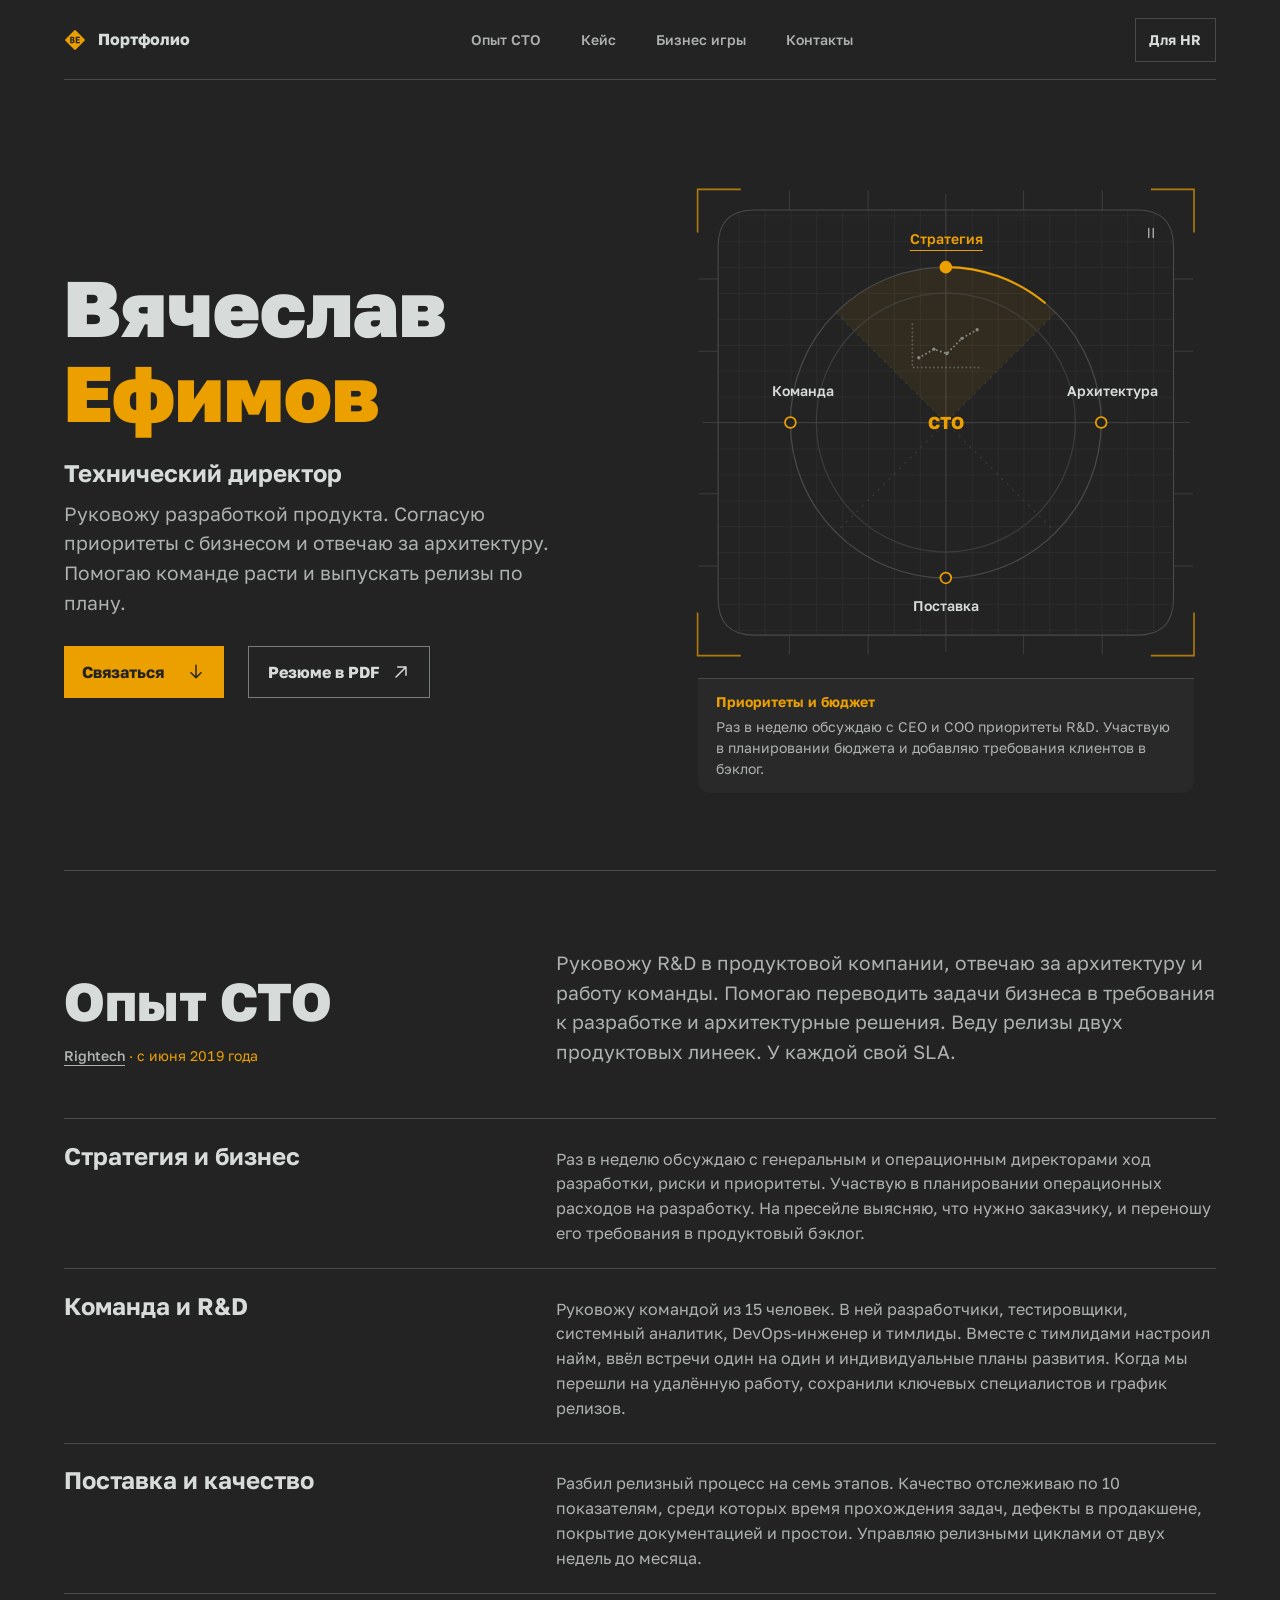
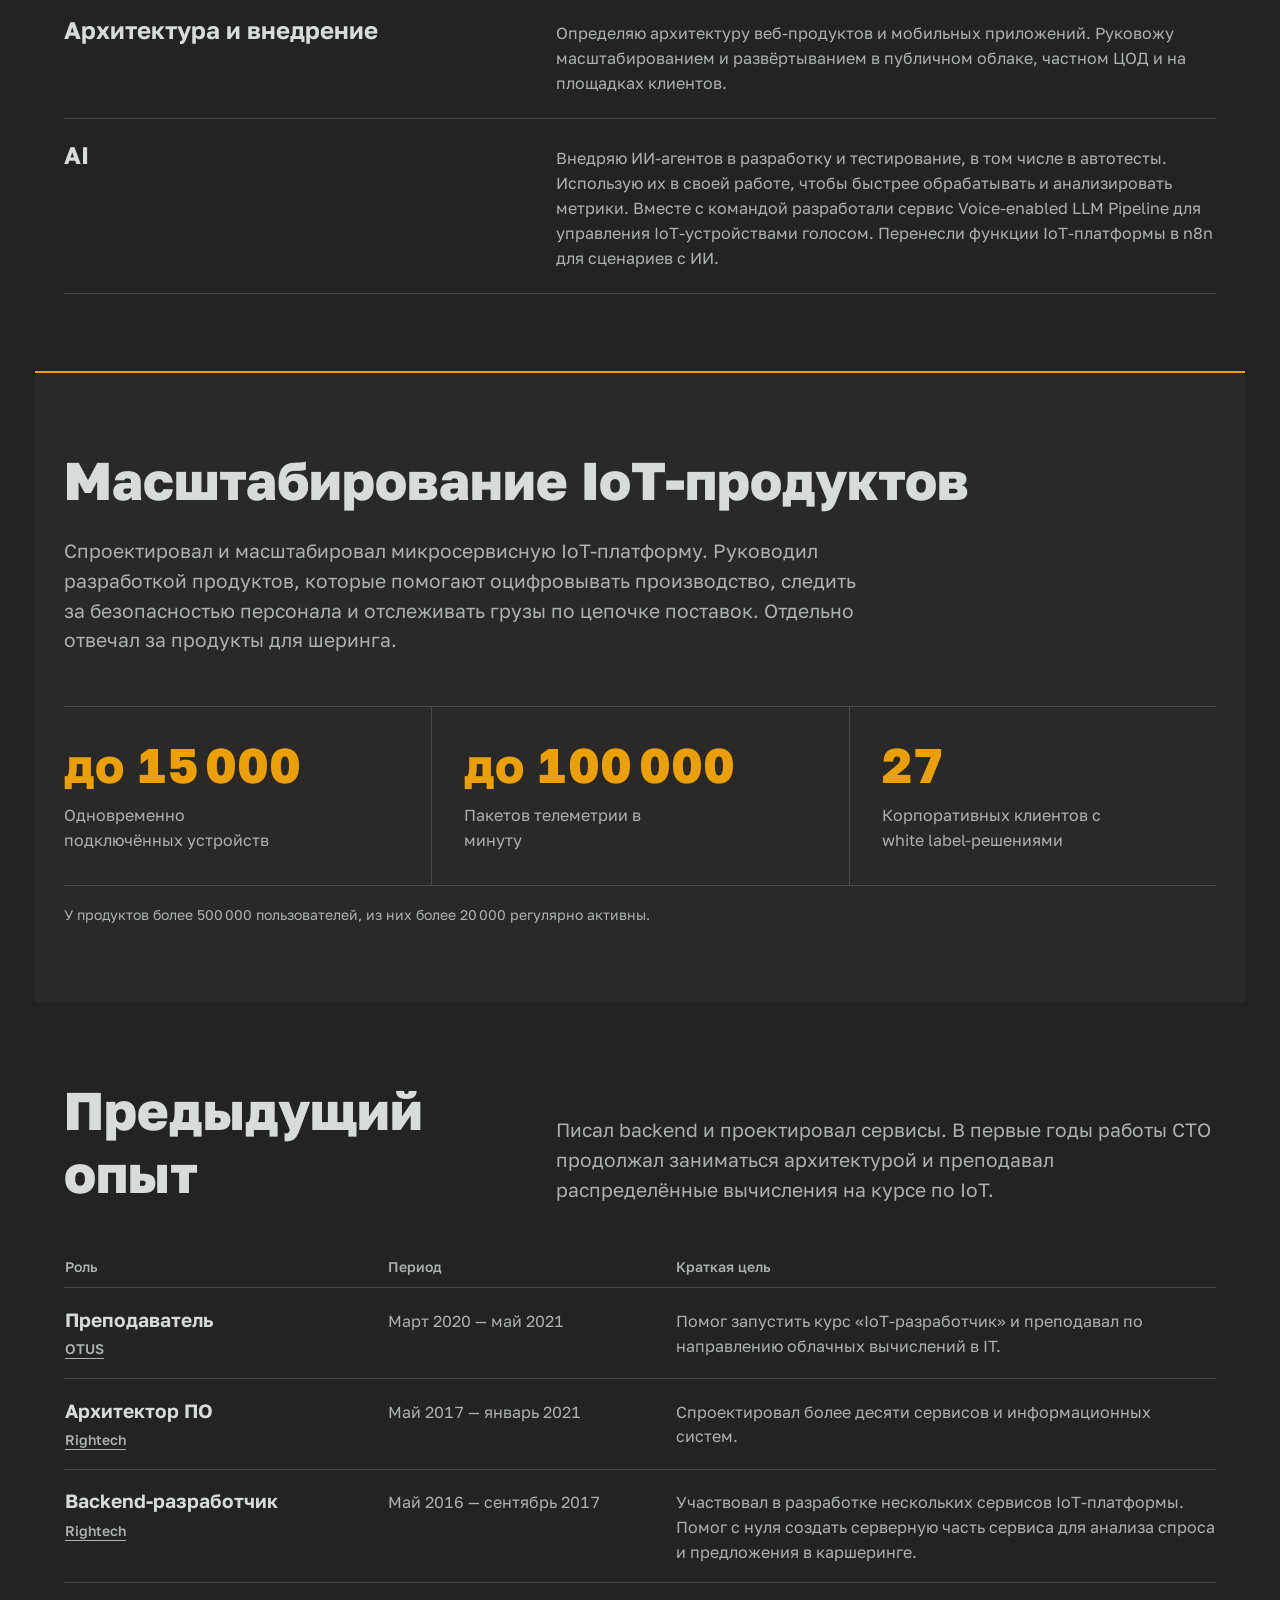
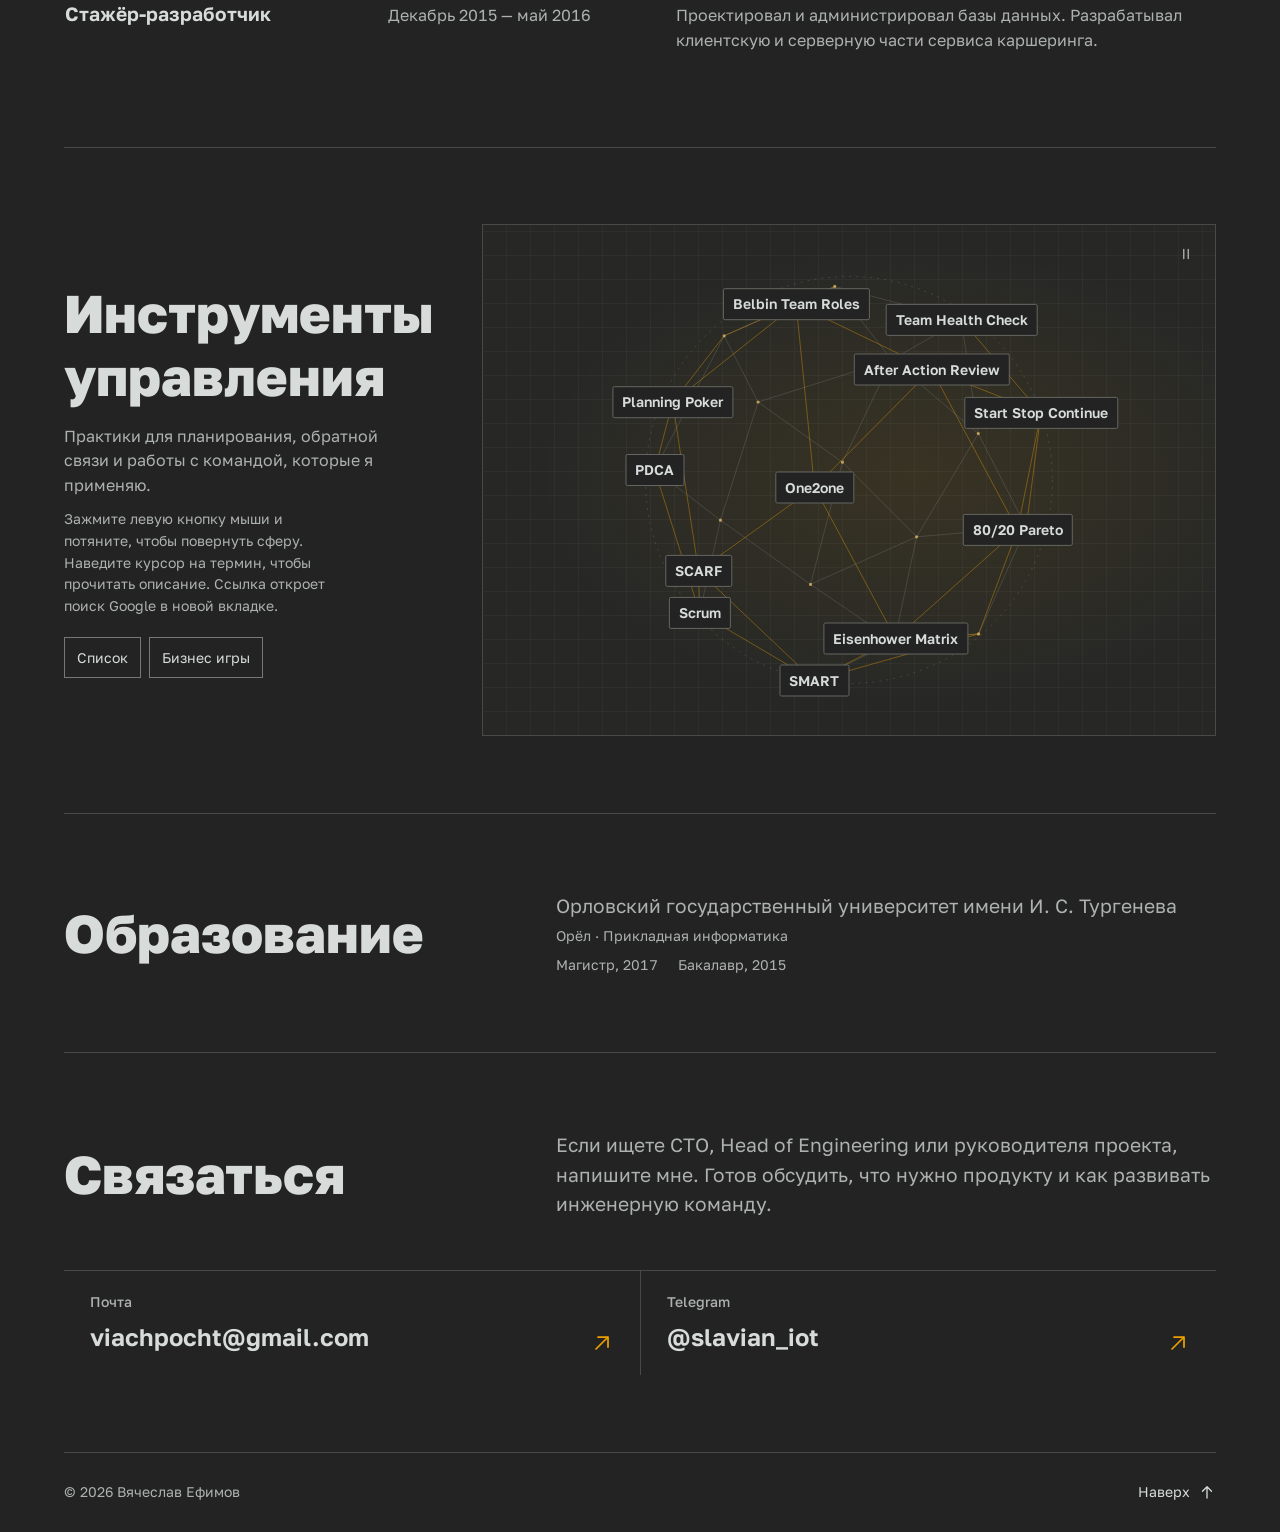
<file: index.html>
<!doctype html>
<html lang="ru">
<head>
  <meta charset="utf-8">
  <meta http-equiv="Content-Security-Policy" content="default-src 'none'; script-src 'self'; style-src 'self'; img-src 'self'; font-src 'self'; base-uri 'none'; form-action 'none'">
  <meta name="referrer" content="no-referrer">
  <meta name="viewport" content="width=device-width, initial-scale=1">
  <meta name="theme-color" content="#232323">
  <meta name="description" content="Вячеслав Ефимов, CTO в Rightech с 2019 года. Руковожу инженерной командой из 15 человек, отвечаю за архитектуру и релизы двух продуктовых линеек.">
  <title>Вячеслав Ефимов — CTO, технический директор</title>
  <link rel="canonical" href="https://slavian57.github.io/">
  <link rel="icon" href="./assets/favicon.svg?v=6" type="image/svg+xml" sizes="any">
  <link rel="preload" href="./assets/golos-text.ttf" as="font" type="font/ttf" crossorigin>
  <link rel="stylesheet" href="./styles.css?v=new-year-canvas">
  <script type="application/ld+json">
    {
      "@context": "https://schema.org",
      "@type": "ProfilePage",
      "url": "https://slavian57.github.io/",
      "inLanguage": "ru",
      "mainEntity": {
        "@type": "Person",
        "name": "Вячеслав Ефимов",
        "jobTitle": "CTO, технический директор",
        "worksFor": {
          "@type": "Organization",
          "name": "Rightech",
          "url": "https://rightech.io/"
        }
      }
    }
  </script>
  <script src="./diagram.js" defer></script>
  <script src="./toolkit.js?v=games" defer></script>
  <script type="module" src="./new-year-postcard.js?v=season"></script>
</head>
<body>
  <a class="skip-link" href="#main">Перейти к содержанию</a>
  <header class="site-header shell" id="top">
    <a class="brand" href="#top" aria-label="Портфолио, к началу страницы">
      <img class="brand-mark" src="./assets/favicon.svg?v=6" width="22" height="22" alt="">
      <span>Портфолио</span>
    </a>
    <nav aria-label="Разделы портфолио">
      <a href="#cto">Опыт CTO</a>
      <a href="#case">Кейс</a>
      <a href="https://slavian57.github.io/business-games/">Бизнес игры</a>
      <a href="#contact">Контакты</a>
    </nav>
    <a class="view-switch" href="./hr.html">Для HR</a>
  </header>

  <main id="main" class="shell">
    <section class="hero" aria-labelledby="hero-title">
      <div class="hero-content">
        <h1 id="hero-title">Вячеслав<br><span>Ефимов</span></h1>
        <p class="hero-role">Технический директор</p>
        <p class="lead">Руковожу разработкой продукта. Согласую приоритеты с бизнесом и отвечаю за архитектуру. Помогаю команде расти и выпускать релизы по плану.</p>
        <div class="hero-actions">
          <a class="button" href="#contact">Связаться
            <svg viewBox="0 0 24 24" width="20" height="20" fill="none" aria-hidden="true"><path d="M12 4v15m-6-6 6 6 6-6"/></svg>
          </a>
          <a class="button button-outline" href="https://drive.google.com/file/d/1mlqtspZLeXHCrqJd2s7kEFbo3WUfrJrD/view?usp=sharing" target="_blank" rel="noopener noreferrer" aria-label="Резюме в PDF (Google Drive, новая вкладка)">Резюме в PDF
            <svg viewBox="0 0 24 24" width="20" height="20" fill="none" aria-hidden="true"><path d="M6 18 18 6M8 6h10v10"/></svg>
          </a>
        </div>
      </div>

      <figure class="system">
        <div class="system-map">
          <svg class="system-diagram" viewBox="0 0 500 480" fill="none" aria-hidden="true">
            <defs>
              <pattern id="grid" x="10" y="18" width="24" height="24" patternUnits="userSpaceOnUse"><path d="M24 0H0v24"/></pattern>
              <path id="orbit" d="M250 37H427Q461 37 461 71V397Q461 431 427 431H73Q39 431 39 397V71Q39 37 73 37H250Z"/>
              <g id="team-person">
                <circle cy="-4" r="3"/>
                <path d="M-5.5 7V5a5.5 4 0 0 1 11 0v2Z"/>
              </g>
            </defs>
            <rect class="diagram-grid" x="39" y="37" width="422" height="394" rx="34" fill="url(#grid)"/>
            <use href="#orbit" class="diagram-frame"/>
            <path class="diagram-rulers" d="M250 22v424M24 234h452M39 101H21m18 67H21m18 132H21m18 67H21m440-266h18m-18 67h18m-18 132h18m-18 67h18M105 37V19m73 18V19m144 18V19m73 18V19m-290 412v18m73-18v18m144-18v18m73-18v18"/>
            <g class="diagram-sectors">
              <path class="diagram-sector" data-topic="strategy" d="M250 234L148.177 132.177A144 144 0 0 1 351.823 132.177Z"/>
              <path class="diagram-sector" data-topic="architecture" d="M250 234L351.823 132.177A144 144 0 0 1 351.823 335.823Z"/>
              <path class="diagram-sector" data-topic="delivery" d="M250 234L351.823 335.823A144 144 0 0 1 148.177 335.823Z"/>
              <path class="diagram-sector" data-topic="team" d="M250 234L148.177 335.823A144 144 0 0 1 148.177 132.177Z"/>
            </g>
            <circle class="diagram-orbit" cx="250" cy="234" r="144"/>
            <circle class="diagram-orbit diagram-inner" cx="250" cy="234" r="120"/>
            <path class="diagram-guides" d="M148.177 132.177L351.823 335.823M351.823 132.177L148.177 335.823"/>
            <circle class="diagram-loop" cx="250" cy="234" r="144" transform="rotate(-90 250 234)" pathLength="100" stroke-dasharray="11 89"/>
            <g class="diagram-symbols">
              <g class="diagram-symbol" data-topic="strategy" transform="translate(217 140)">
                <path d="M2 3v40h65" opacity=".55"/>
                <polyline points="8,34 22,26 34,30 48,16 62,8"/>
                <g class="diagram-symbol-nodes">
                  <circle cx="8" cy="34" r="1.55"/>
                  <circle cx="22" cy="26" r="1.55"/>
                  <circle cx="34" cy="30" r="1.55"/>
                  <circle cx="48" cy="16" r="1.55"/>
                  <circle cx="62" cy="8" r="1.55"/>
                </g>
              </g>
              <g class="diagram-symbol" data-topic="architecture" transform="translate(291 209)">
                <path d="M14 25.5h13m11 0h7v-15h6m-6 15v15h6"/>
                <rect x="3" y="20" width="11" height="11" rx="1.5"/>
                <rect x="27" y="20" width="11" height="11" rx="1.5"/>
                <rect x="51" y="5" width="11" height="11" rx="1.5"/>
                <rect x="51" y="35" width="11" height="11" rx="1.5"/>
              </g>
              <g class="diagram-symbol" data-topic="delivery" transform="translate(212 281)">
                <rect x="3" y="5" width="23" height="10" rx="2"/>
                <rect x="3" y="18" width="23" height="10" rx="2"/>
                <rect x="3" y="31" width="23" height="10" rx="2"/>
                <path d="M8 10h2m-2 13h2m-2 13h2m23-13h8"/>
                <path d="M51 32h15a8 8 0 0 0 1-16 10 10 0 0 0-19 2 7 7 0 0 0 3 14Z"/>
              </g>
              <g class="diagram-symbol" data-topic="team" transform="translate(143 204)">
                <path d="M35 21v9M12 36v-6h46v6m-23-6v6"/>
                <use href="#team-person" x="35" y="13"/>
                <use href="#team-person" x="12" y="47"/>
                <use href="#team-person" x="35" y="47"/>
                <use href="#team-person" x="58" y="47"/>
              </g>
            </g>
            <text class="diagram-cto" x="250" y="234" text-anchor="middle" dominant-baseline="central">CTO</text>
            <g class="diagram-nodes">
              <circle data-topic="strategy" cx="250" cy="90" r="5"/>
              <circle data-topic="architecture" cx="394" cy="234" r="5"/>
              <circle data-topic="delivery" cx="250" cy="378" r="5"/>
              <circle data-topic="team" cx="106" cy="234" r="5"/>
            </g>
            <g class="diagram-corners"><path d="M20 58V18h40m380 0h40v40M20 410v40h40m380 0h40v-40"/></g>
          </svg>
          <button class="diagram-button" type="button" data-topic="strategy" aria-controls="diagram-strategy" aria-describedby="diagram-strategy" aria-expanded="false"><span>Стратегия</span></button>
          <button class="diagram-button" type="button" data-topic="architecture" aria-controls="diagram-architecture" aria-describedby="diagram-architecture" aria-expanded="false"><span>Архитектура</span></button>
          <button class="diagram-button" type="button" data-topic="delivery" aria-controls="diagram-delivery" aria-describedby="diagram-delivery" aria-expanded="false"><span>Поставка</span></button>
          <button class="diagram-button" type="button" data-topic="team" aria-controls="diagram-team" aria-describedby="diagram-team" aria-expanded="false"><span>Команда</span></button>
          <button class="motion-toggle diagram-motion" type="button" aria-label="Приостановить анимацию">
            <svg width="18" height="18" viewBox="0 0 24 24" fill="none" aria-hidden="true">
              <path class="pause-icon" d="M9 6v12m6-12v12"/>
              <path class="play-icon" d="m9 6 9 6-9 6Z"/>
            </svg>
          </button>
        </div>
        <figcaption class="system-preview">
          <p class="system-hint">Наведите курсор на сектор или нажмите на него.</p>
          <div class="system-detail" id="diagram-strategy" data-topic="strategy">
            <strong>Приоритеты и бюджет</strong>
            <p>Раз в неделю обсуждаю с CEO и COO приоритеты R&amp;D. Участвую в планировании бюджета и добавляю требования клиентов в бэклог.</p>
          </div>
          <div class="system-detail" id="diagram-architecture" data-topic="architecture">
            <strong>Архитектура и масштабирование</strong>
            <p>Проектировал системы с сервисной и событийной архитектурой. Руководил их масштабированием в облаке, частном ЦОД и у клиентов.</p>
          </div>
          <div class="system-detail" id="diagram-delivery" data-topic="delivery">
            <strong>Релизы и качество</strong>
            <p>Разбил процесс релиза на семь этапов и ввёл 10 метрик качества. В двух продуктовых линейках цикл релиза занимает от двух недель до месяца.</p>
          </div>
          <div class="system-detail" id="diagram-team" data-topic="team">
            <strong>Найм и развитие</strong>
            <p>В моей команде 15 человек. Вместе с тимлидами настроил найм. Для сотрудников ввёл регулярные встречи один на один и планы развития.</p>
          </div>
        </figcaption>
      </figure>
    </section>

    <section class="section experience" id="cto" aria-labelledby="cto-title">
      <div class="section-intro">
        <div>
          <h2 id="cto-title">Опыт CTO</h2>
          <p class="section-date">
            <a class="company-link" href="https://rightech.io/">Rightech</a>
            <span aria-hidden="true">·</span> с <time datetime="2019-06">июня 2019 года</time>
          </p>
        </div>
        <p>Руковожу R&amp;D в продуктовой компании, отвечаю за архитектуру и работу команды. Помогаю переводить задачи бизнеса в требования к разработке и архитектурные решения. Веду релизы двух продуктовых линеек. У каждой свой SLA.</p>
      </div>
      <div class="experience-list">
        <article class="experience-row">
          <h3>Стратегия и бизнес</h3>
          <p>Раз в неделю обсуждаю с генеральным и операционным директорами ход разработки, риски и приоритеты. Участвую в планировании операционных расходов на разработку. На пресейле выясняю, что нужно заказчику, и переношу его требования в продуктовый бэклог.</p>
        </article>
        <article class="experience-row">
          <h3>Команда и R&amp;D</h3>
          <p>Руковожу командой из 15 человек. В ней разработчики, тестировщики, системный аналитик, DevOps-инженер и тимлиды. Вместе с тимлидами настроил найм, ввёл встречи один на один и индивидуальные планы развития. Когда мы перешли на удалённую работу, сохранили ключевых специалистов и график релизов.</p>
        </article>
        <article class="experience-row">
          <h3>Поставка и качество</h3>
          <p>Разбил релизный процесс на семь этапов. Качество отслеживаю по 10 показателям, среди которых время прохождения задач, дефекты в продакшене, покрытие документацией и простои. Управляю релизными циклами от двух недель до месяца.</p>
        </article>
        <article class="experience-row">
          <h3>Архитектура и внедрение</h3>
          <p>Определяю архитектуру веб-продуктов и мобильных приложений. Руковожу масштабированием и развёртыванием в публичном облаке, частном ЦОД и на площадках клиентов.</p>
        </article>
        <article class="experience-row">
          <h3>AI</h3>
          <p>Внедряю ИИ-агентов в разработку и тестирование, в том числе в автотесты. Использую их в своей работе, чтобы быстрее обрабатывать и анализировать метрики. Вместе с командой разработали сервис Voice-enabled LLM Pipeline для управления IoT-устройствами голосом. Перенесли функции IoT-платформы в n8n для сценариев с ИИ.</p>
        </article>
      </div>
    </section>

    <section class="section case-study" id="case" aria-labelledby="case-title">
      <div class="section-intro">
        <h2 id="case-title">Масштабирование IoT-продуктов</h2>
        <p>Спроектировал и масштабировал микросервисную IoT-платформу. Руководил разработкой продуктов, которые помогают оцифровывать производство, следить за безопасностью персонала и отслеживать грузы по цепочке поставок. Отдельно отвечал за продукты для шеринга.</p>
      </div>
      <dl class="metrics">
        <div><dt>Одновременно подключённых устройств</dt><dd>до 15 000</dd></div>
        <div><dt>Пакетов телеметрии в минуту</dt><dd>до 100 000</dd></div>
        <div><dt>Корпоративных клиентов с white label-решениями</dt><dd>27</dd></div>
      </dl>
      <p class="case-footnote">У продуктов более 500 000 пользователей, из них более 20 000 регулярно активны.</p>
    </section>

    <section class="section career" id="career" aria-labelledby="career-title">
      <div class="section-intro">
        <h2 id="career-title">Предыдущий опыт</h2>
        <p>Писал backend и проектировал сервисы. В первые годы работы CTO продолжал заниматься архитектурой и преподавал распределённые вычисления на курсе по IoT.</p>
      </div>
      <table class="career-table" aria-labelledby="career-title" role="table">
        <thead>
          <tr>
            <th scope="col">Роль</th>
            <th scope="col">Период</th>
            <th scope="col">Краткая цель</th>
          </tr>
        </thead>
        <tbody role="rowgroup">
          <tr role="row">
            <th scope="row" role="rowheader">
              Преподаватель
              <a class="company-link" href="https://otus.ru/">OTUS</a>
            </th>
            <td role="cell">Март 2020 — май 2021</td>
            <td role="cell">Помог запустить курс «IoT-разработчик» и преподавал по направлению облачных вычислений в IT.</td>
          </tr>
          <tr role="row">
            <th scope="row" role="rowheader">
              Архитектор ПО
              <a class="company-link" href="https://rightech.io/">Rightech</a>
            </th>
            <td role="cell">Май 2017 — январь 2021</td>
            <td role="cell">Спроектировал более десяти сервисов и информационных систем.</td>
          </tr>
          <tr role="row">
            <th scope="row" role="rowheader">
              Backend-разработчик
              <a class="company-link" href="https://rightech.io/">Rightech</a>
            </th>
            <td role="cell">Май 2016 — сентябрь 2017</td>
            <td role="cell">Участвовал в разработке нескольких сервисов IoT-платформы. Помог с нуля создать серверную часть сервиса для анализа спроса и предложения в каршеринге.</td>
          </tr>
          <tr role="row">
            <th scope="row" role="rowheader">Стажёр-разработчик</th>
            <td role="cell">Декабрь 2015 — май 2016</td>
            <td role="cell">Проектировал и администрировал базы данных. Разрабатывал клиентскую и серверную части сервиса каршеринга.</td>
          </tr>
        </tbody>
      </table>
    </section>

    <section class="section toolkit" id="tools" aria-labelledby="tools-title">
      <div class="toolkit-intro">
        <h2 id="tools-title">Инструменты управления</h2>
        <p>Практики для планирования, обратной связи и работы с командой, которые я применяю.</p>
        <p id="tools-hint" class="toolkit-hint"><span class="toolkit-drag-hint">Зажмите левую кнопку мыши и потяните, чтобы повернуть сферу. </span><span class="toolkit-hover-hint">Наведите курсор на термин, чтобы прочитать описание. </span>Ссылка откроет поиск Google в новой вкладке.</p>
        <div class="toolkit-controls">
          <button class="toolkit-control" type="button" data-toolkit-view aria-controls="tools-stage" hidden>Список</button>
          <a class="toolkit-control toolkit-games" href="https://slavian57.github.io/business-games/">Бизнес игры</a>
        </div>
      </div>

      <button class="motion-toggle toolkit-motion" type="button" data-toolkit-motion aria-controls="tools-stage" aria-label="Приостановить вращение сферы" hidden>
        <svg width="18" height="18" viewBox="0 0 24 24" fill="none" aria-hidden="true">
          <path class="pause-icon" d="M9 6v12m6-12v12"/>
          <path class="play-icon" d="m9 6 9 6-9 6Z"/>
        </svg>
      </button>
      <div class="toolkit-stage" id="tools-stage" aria-describedby="tools-hint">
        <svg class="toolkit-mesh" aria-hidden="true" focusable="false">
          <circle class="toolkit-rim"/>
          <path class="toolkit-threads toolkit-threads-back"/>
          <path class="toolkit-threads toolkit-threads-front"/>
          <path class="toolkit-knots"/>
          <path class="toolkit-threads toolkit-threads-active"/>
        </svg>
        <ul class="toolkit-tags" role="list">
          <li>
            <a href="https://www.google.com/search?q=RACI+matrix" target="_blank" rel="noopener noreferrer" aria-describedby="tool-raci">RACI</a>
            <span id="tool-raci" hidden>Матрица ролей по задачам. Показывает, кто выполняет работу, кто отвечает за результат, с кем советуются и кого держат в курсе.</span>
          </li>
          <li>
            <a href="https://www.google.com/search?q=SMART+goals" target="_blank" rel="noopener noreferrer" aria-describedby="tool-smart">SMART</a>
            <span id="tool-smart" hidden>Критерии постановки цели. Она должна быть конкретной, измеримой, достижимой, значимой и ограниченной по времени.</span>
          </li>
          <li>
            <a href="https://www.google.com/search?q=SBI+feedback+model" target="_blank" rel="noopener noreferrer" aria-describedby="tool-sbi">SBI</a>
            <span id="tool-sbi" hidden>Формат обратной связи. Опишите ситуацию, назовите поступок, который наблюдали, и объясните, к чему он привёл.</span>
          </li>
          <li>
            <a href="https://www.google.com/search?q=Kanban" target="_blank" rel="noopener noreferrer" aria-describedby="tool-kanban">Kanban</a>
            <span id="tool-kanban" hidden>Способ управлять потоком работы. Команда показывает задачи на доске и ограничивает число тех, что выполняются одновременно.</span>
          </li>
          <li>
            <a href="https://www.google.com/search?q=Scrum" target="_blank" rel="noopener noreferrer" aria-describedby="tool-scrum">Scrum</a>
            <span id="tool-scrum" hidden>Фреймворк для работы над сложным продуктом. Команда работает короткими циклами, проверяет результат и корректирует планы на следующий спринт.</span>
          </li>
          <li>
            <a href="https://www.google.com/search?q=Agile+methodology" target="_blank" rel="noopener noreferrer" aria-describedby="tool-agile">Agile</a>
            <span id="tool-agile" hidden>Подход к разработке, при котором работу выполняют небольшими шагами и меняют планы по мере получения обратной связи.</span>
          </li>
          <li>
            <a href="https://www.google.com/search?q=Eisenhower+Matrix" target="_blank" rel="noopener noreferrer" aria-describedby="tool-eisenhower">Eisenhower Matrix</a>
            <span id="tool-eisenhower" hidden>Матрица срочности и важности. По ней решают, что сделать сразу, что запланировать, что поручить другим и от чего отказаться.</span>
          </li>
          <li>
            <a href="https://www.google.com/search?q=GROW+coaching+model" target="_blank" rel="noopener noreferrer" aria-describedby="tool-grow">GROW</a>
            <span id="tool-grow" hidden>Схема разговора о развитии. Сформулируйте цель, разберите текущую ситуацию, обсудите варианты и договоритесь о следующем шаге.</span>
          </li>
          <li>
            <a href="https://www.google.com/search?q=ADKAR+change+management" target="_blank" rel="noopener noreferrer" aria-describedby="tool-adkar">ADKAR</a>
            <span id="tool-adkar" hidden>Модель помогает понять, почему изменения буксуют. Человеку нужно понять их смысл, захотеть участвовать, узнать, что делать, попробовать новый подход на практике и закрепить его.</span>
          </li>
          <li>
            <a href="https://www.google.com/search?q=SCARF+model" target="_blank" rel="noopener noreferrer" aria-describedby="tool-scarf">SCARF</a>
            <span id="tool-scarf" hidden>Модель описывает пять факторов, которые влияют на реакцию людей в рабочих ситуациях. Это статус, предсказуемость, самостоятельность, чувство принадлежности и справедливость.</span>
          </li>
          <li>
            <a href="https://www.google.com/search?q=9-box+Matrix+talent+management" target="_blank" rel="noopener noreferrer" aria-describedby="tool-9box">9-box Matrix</a>
            <span id="tool-9box" hidden>Матрица из девяти ячеек. Руководители сопоставляют результаты работы и потенциал сотрудника, чтобы обсудить его дальнейшее развитие.</span>
          </li>
          <li>
            <a href="https://www.google.com/search?q=80%2F20+Pareto+principle" target="_blank" rel="noopener noreferrer" aria-describedby="tool-pareto">80/20 Pareto</a>
            <span id="tool-pareto" hidden>Принцип приоритизации. Ищите небольшую долю причин или действий, на которую приходится большая часть результата. Пропорция 80/20 приблизительна.</span>
          </li>
          <li>
            <a href="https://www.google.com/search?q=PDCA+cycle" target="_blank" rel="noopener noreferrer" aria-describedby="tool-pdca">PDCA</a>
            <span id="tool-pdca" hidden>Цикл улучшений. Запланируйте изменение, попробуйте его, проверьте результат и решите, что закрепить или изменить в следующем цикле.</span>
          </li>
          <li>
            <a href="https://www.google.com/search?q=5+Whys+root+cause+analysis" target="_blank" rel="noopener noreferrer" aria-describedby="tool-5why">5 Why</a>
            <span id="tool-5why" hidden>Метод поиска причины сбоя. На каждый ответ снова задают вопрос «почему?», пока не найдут причину, которую можно проверить.</span>
          </li>
          <li>
            <a href="https://www.google.com/search?q=One2one+one-on-one+meetings+management" target="_blank" rel="noopener noreferrer" aria-describedby="tool-one2one">One2one</a>
            <span id="tool-one2one" hidden>Регулярная встреча сотрудника с руководителем. На ней обсуждают рабочие трудности, обмениваются обратной связью и договариваются о развитии.</span>
          </li>
          <li>
            <a href="https://www.google.com/search?q=Root+Cause+Analysis" target="_blank" rel="noopener noreferrer" aria-describedby="tool-rca">Root Cause Analysis</a>
            <span id="tool-rca" hidden>Анализ первопричин. Соберите факты о сбое, выясните, что к нему привело, и определите, что поможет предотвратить повторение.</span>
          </li>
          <li>
            <a href="https://www.google.com/search?q=Start+Stop+Continue+retrospective" target="_blank" rel="noopener noreferrer" aria-describedby="tool-ssc">Start Stop Continue</a>
            <span id="tool-ssc" hidden>Формат ретроспективы. Команда решает, что начать делать, от каких привычек отказаться и какие практики сохранить.</span>
          </li>
          <li>
            <a href="https://www.google.com/search?q=Planning+Poker" target="_blank" rel="noopener noreferrer" aria-describedby="tool-planning">Planning Poker</a>
            <span id="tool-planning" hidden>Команда независимо оценивает объём работы по задаче и одновременно показывает карты. Если оценки расходятся, участники обсуждают свои предположения.</span>
          </li>
          <li>
            <a href="https://www.google.com/search?q=Delegation+Poker" target="_blank" rel="noopener noreferrer" aria-describedby="tool-delegation">Delegation Poker</a>
            <span id="tool-delegation" hidden>Команда и руководитель выбирают на картах степень самостоятельности для конкретного решения. Затем сравнивают оценки и договариваются, кто принимает решение.</span>
          </li>
          <li>
            <a href="https://www.google.com/search?q=After+Action+Review" target="_blank" rel="noopener noreferrer" aria-describedby="tool-aar">After Action Review</a>
            <span id="tool-aar" hidden>Разбор после проекта или события. Сравните, что планировали и что получилось, выясните причины расхождений и решите, что сделать иначе в следующий раз.</span>
          </li>
          <li>
            <a href="https://www.google.com/search?q=70-20-10+model+learning" target="_blank" rel="noopener noreferrer" aria-describedby="tool-702010">70-20-10 model</a>
            <span id="tool-702010" hidden>Ориентир для плана развития. Основной опыт дают реальные задачи (70%), остальное приходится на общение с коллегами и наставниками (20%) и на курсы и тренинги (10%).</span>
          </li>
          <li>
            <a href="https://www.google.com/search?q=Team+Health+Check" target="_blank" rel="noopener noreferrer" aria-describedby="tool-health">Team Health Check</a>
            <span id="tool-health" hidden>Команда оценивает, хватает ли ей поддержки и насколько легко выпускать изменения. По итогам участники выбирают, что улучшить в своей работе.</span>
          </li>
          <li>
            <a href="https://www.google.com/search?q=Belbin+Team+Roles" target="_blank" rel="noopener noreferrer" aria-describedby="tool-belbin">Belbin Team Roles</a>
            <span id="tool-belbin" hidden>Девять ролей, которые люди могут брать на себя в команде. Одни предлагают идеи, другие проверяют их или доводят работу до конца.</span>
          </li>
          <li>
            <a href="https://www.google.com/search?q=Kotter+model+change+management" target="_blank" rel="noopener noreferrer" aria-describedby="tool-kotter">Kotter model</a>
            <span id="tool-kotter" hidden>Восемь шагов для изменений в организации. Сначала объясняют, почему нужно действовать, и собирают сторонников, затем добиваются первых результатов и закрепляют новые практики.</span>
          </li>
        </ul>
        <div class="toolkit-tooltip" aria-hidden="true" hidden></div>
      </div>
    </section>

    <section class="section education-section" id="education" aria-labelledby="education-title">
      <div class="section-intro">
        <h2 id="education-title">Образование</h2>
        <div class="education-details">
          <p>Орловский государственный университет имени И. С. Тургенева</p>
          <p class="education-place">Орёл · Прикладная информатика</p>
          <ul class="education-degrees" role="list">
            <li>Магистр, <time datetime="2017">2017</time></li>
            <li>Бакалавр, <time datetime="2015">2015</time></li>
          </ul>
        </div>
      </div>
    </section>

    <section class="section contact" id="contact" aria-labelledby="contact-title">
      <div class="section-intro">
        <h2 id="contact-title">Связаться</h2>
        <p>Если ищете CTO, Head of Engineering или руководителя проекта, напишите мне. Готов обсудить, что нужно продукту и как развивать инженерную команду.</p>
      </div>
      <div class="contact-links">
        <a href="mailto:viachpocht@gmail.com">
          <span><small>Почта</small>viachpocht@gmail.com</span>
          <svg viewBox="0 0 24 24" width="24" height="24" fill="none" aria-hidden="true"><path d="M6 18 18 6M8 6h10v10"/></svg>
        </a>
        <a href="https://t.me/slavian_iot">
          <span><small>Telegram</small>@slavian_iot</span>
          <svg viewBox="0 0 24 24" width="24" height="24" fill="none" aria-hidden="true"><path d="M6 18 18 6M8 6h10v10"/></svg>
        </a>
      </div>
    </section>
  </main>

  <div id="new-year" class="shell">
    <template id="new-year-template">
      <figure class="new-year-postcard" aria-describedby="new-year-description">
        <div class="new-year-scene">
          <img src="./assets/new-year-postcard.webp" width="768" height="512" loading="lazy" decoding="async" alt="">
          <canvas width="768" height="512" aria-hidden="true" hidden></canvas>
          <button class="motion-toggle new-year-motion" type="button" data-paused aria-label="Включить анимацию открытки">
            <svg width="18" height="18" viewBox="0 0 24 24" fill="none" aria-hidden="true">
              <path class="pause-icon" d="M9 6v12m6-12v12"/>
              <path class="play-icon" d="m9 6 9 6-9 6Z"/>
            </svg>
          </button>
        </div>
        <div class="new-year-code">
          <div class="new-year-code-header">
            <span>new-year-scene.js</span>
            <time datetime="PT0S">0.0 с</time>
          </div>
          <div class="new-year-code-tabs" role="group" aria-label="Эффекты открытки">
            <button type="button" data-source="frame" aria-pressed="true">Кадр</button>
            <button type="button" data-source="snow" aria-pressed="false">Снег</button>
            <button type="button" data-source="fire" aria-pressed="false">Камин</button>
            <button type="button" data-source="garland" aria-pressed="false">Гирлянда</button>
            <button type="button" data-source="screen" aria-pressed="false">Экран</button>
          </div>
          <pre tabindex="0" aria-label="Исходный код выбранного эффекта"><code></code></pre>
        </div>
        <figcaption class="visually-hidden" id="new-year-description">С Новым годом! За окном идёт снег, а на экране старого компьютера появляется поздравление.</figcaption>
      </figure>
    </template>
  </div>

  <footer class="site-footer shell">
    <span>© 2026 Вячеслав Ефимов</span>
    <a href="#top">Наверх
      <svg viewBox="0 0 24 24" width="18" height="18" fill="none" aria-hidden="true"><path d="M12 20V5m-6 6 6-6 6 6"/></svg>
    </a>
  </footer>
</body>
</html>
</file>
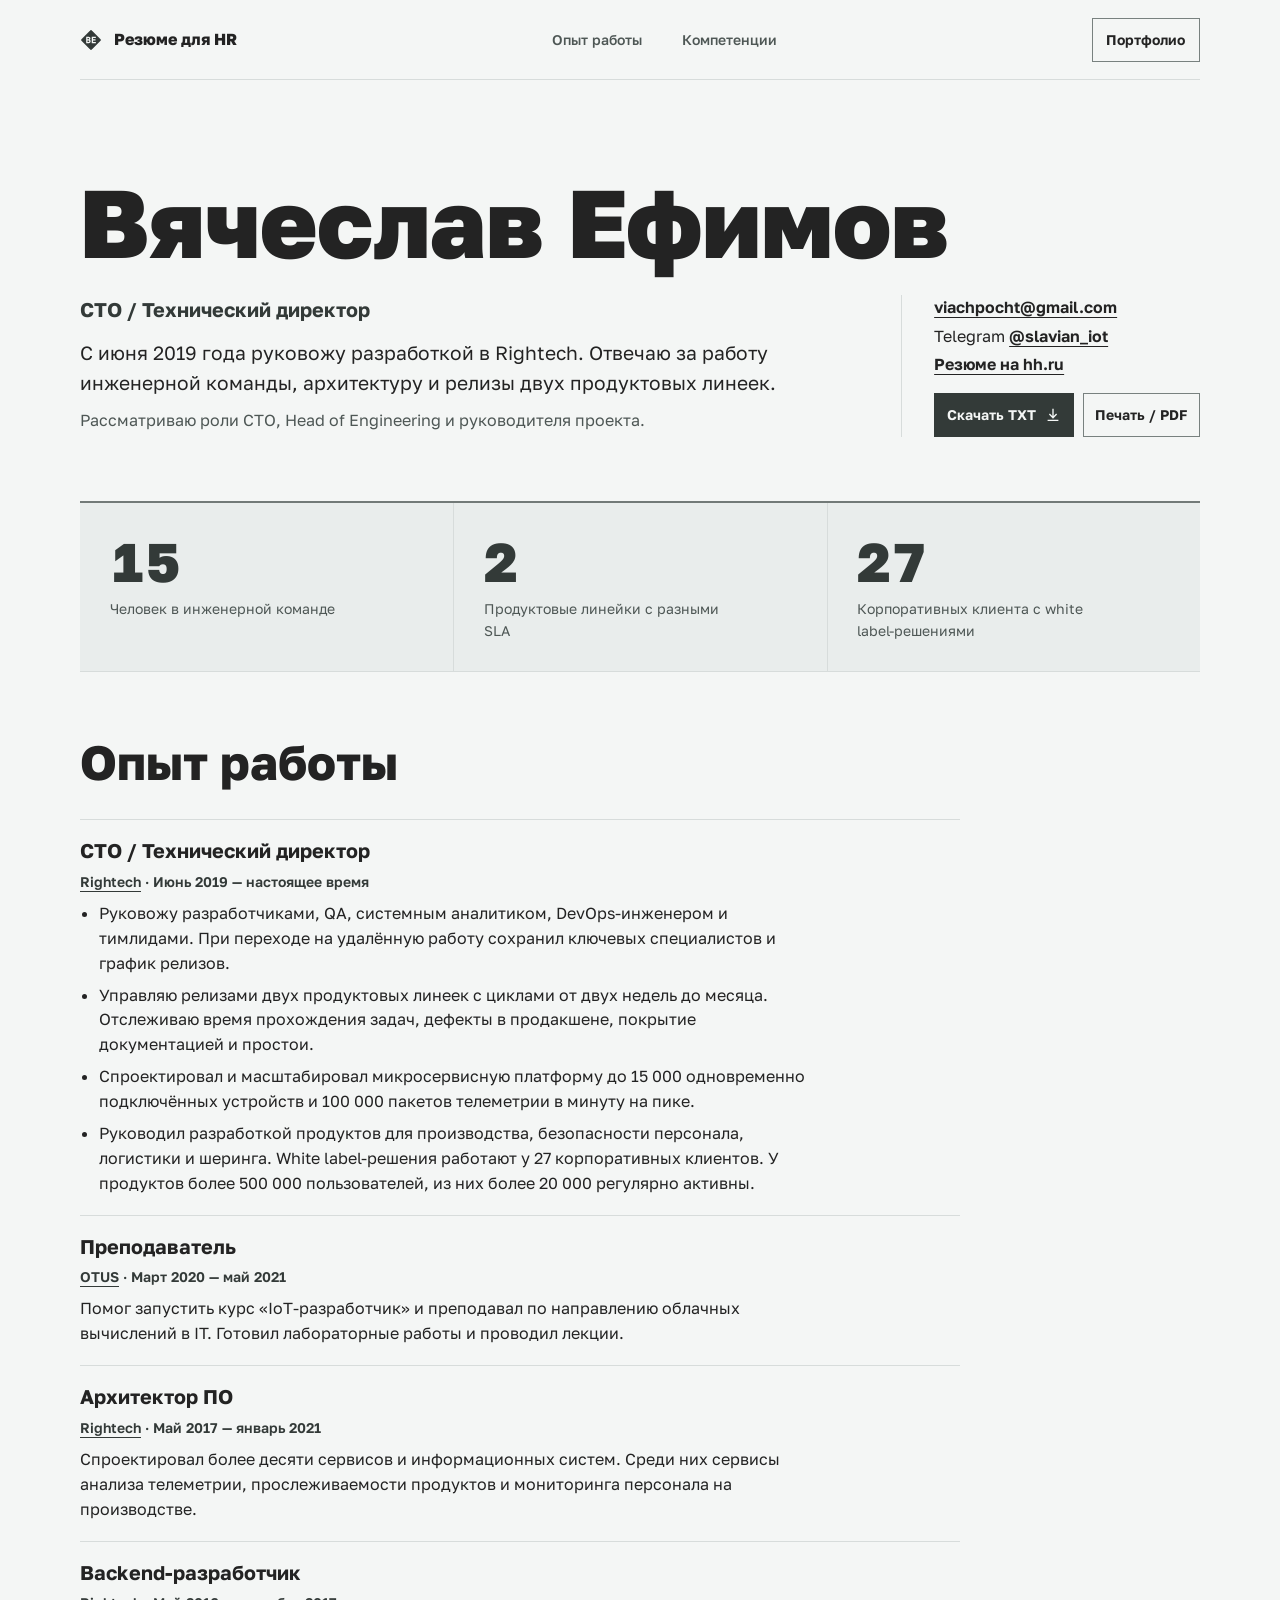
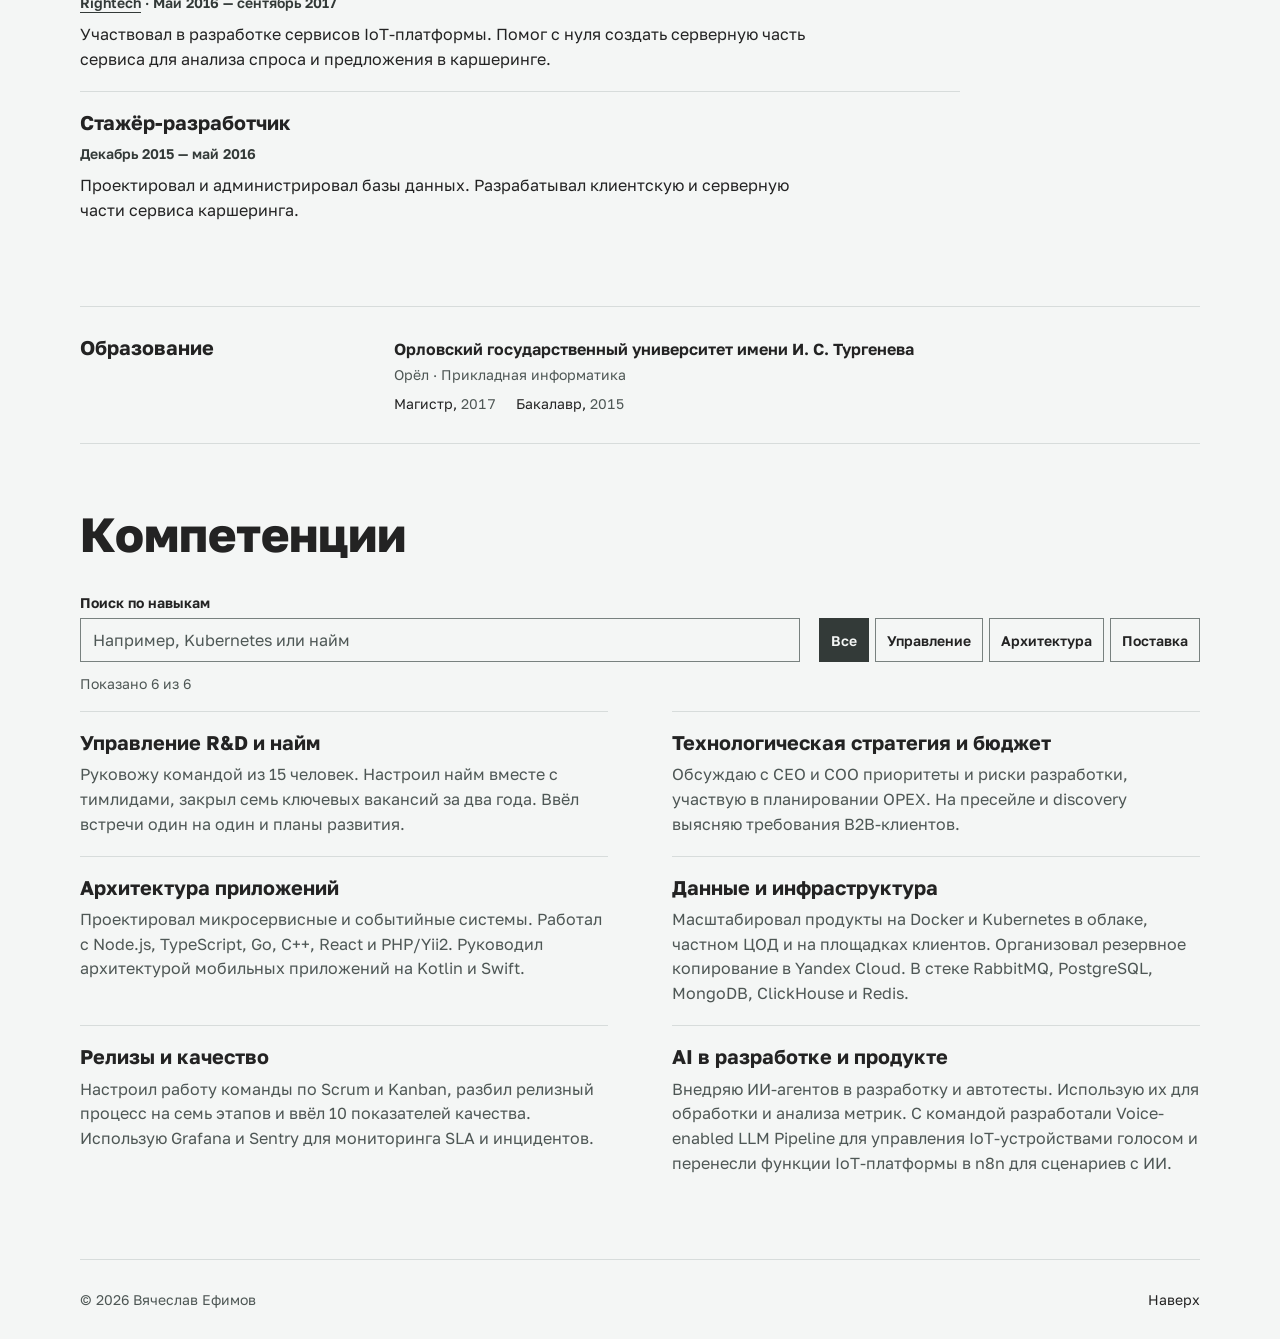
<file: hr.html>
<!doctype html>
<html lang="ru">
<head>
  <meta charset="utf-8">
  <meta http-equiv="Content-Security-Policy" content="default-src 'none'; script-src 'self'; style-src 'self'; img-src 'self'; font-src 'self'; base-uri 'none'; form-action 'none'">
  <meta name="referrer" content="no-referrer">
  <meta name="viewport" content="width=device-width, initial-scale=1">
  <meta name="theme-color" content="#f4f6f5">
  <meta name="description" content="Резюме Вячеслава Ефимова, CTO в Rightech. Опыт управления разработкой, архитектурой и релизами. Компетенции, технический стек и контакты.">
  <title>Резюме Вячеслава Ефимова — CTO</title>
  <link rel="canonical" href="https://slavian57.github.io/hr.html">
  <link rel="icon" href="./assets/brand-mark.svg?v=2" type="image/svg+xml" sizes="any">
  <link rel="stylesheet" href="./styles.css">
  <link rel="stylesheet" href="./hr.css">
  <script src="./hr.js" defer></script>
</head>
<body>
  <a class="skip-link" href="#resume">Перейти к резюме</a>
  <header class="site-header shell" id="top">
    <a class="brand" href="#resume">
      <img class="brand-mark" src="./assets/brand-mark.svg?v=2" width="22" height="22" alt="">
      Резюме для HR
    </a>
    <nav aria-label="Разделы резюме">
      <a href="#experience">Опыт работы</a>
      <a href="#skills">Компетенции</a>
    </nav>
    <a class="view-switch" href="./">Портфолио</a>
  </header>

  <main class="shell" id="resume">
    <section class="resume-intro" aria-labelledby="resume-name">
      <h1 id="resume-name">Вячеслав Ефимов</h1>
      <div>
        <p class="resume-role">CTO / Технический директор</p>
        <p class="resume-summary">С июня 2019 года руковожу разработкой в Rightech. Отвечаю за работу инженерной команды, архитектуру и релизы двух продуктовых линеек.</p>
        <p class="resume-roles">Рассматриваю роли CTO, Head of Engineering и руководителя проекта.</p>
      </div>
      <div class="resume-contact">
        <address aria-label="Контакты">
          <p><a href="mailto:viachpocht@gmail.com">viachpocht@gmail.com</a></p>
          <p>Telegram <a href="https://t.me/slavian_iot">@slavian_iot</a></p>
          <p><a href="https://hh.ru/resume/90393226ff0ea0c5490039ed1f316c36426f4d" data-export-url>Резюме на hh.ru</a></p>
        </address>
        <div class="resume-actions" data-ui hidden>
          <button class="resume-button resume-download" type="button">Скачать TXT
            <svg viewBox="0 0 20 20" width="18" height="18" fill="none" aria-hidden="true"><path d="M10 3v10m-4-4 4 4 4-4M4 16h12"/></svg>
          </button>
          <button class="resume-button resume-print" type="button">Печать / PDF</button>
        </div>
      </div>
    </section>

    <dl class="resume-metrics">
      <div><dt>Человек в инженерной команде</dt><dd>15</dd></div>
      <div><dt>Продуктовые линейки с разными SLA</dt><dd>2</dd></div>
      <div><dt>Корпоративных клиента с white label-решениями</dt><dd>27</dd></div>
    </dl>

    <section class="resume-section" id="experience" aria-labelledby="experience-title">
      <h2 id="experience-title">Опыт работы</h2>
      <div class="resume-jobs">
        <article class="resume-job">
          <h3>CTO / Технический директор</h3>
          <p class="job-meta"><a href="https://rightech.io/">Rightech</a> · <time datetime="2019-06">Июнь 2019</time> — настоящее время</p>
          <ul>
            <li>Руковожу разработчиками, QA, системным аналитиком, DevOps-инженером и тимлидами. При переходе на удалённую работу сохранил ключевых специалистов и график релизов.</li>
            <li>Управляю релизами двух продуктовых линеек с циклами от двух недель до месяца. Отслеживаю время прохождения задач, дефекты в продакшене, покрытие документацией и простои.</li>
            <li>Спроектировал и масштабировал микросервисную платформу до 15 000 одновременно подключённых устройств и 100 000 пакетов телеметрии в минуту на пике.</li>
            <li>Руководил разработкой продуктов для производства, безопасности персонала, логистики и шеринга. White label-решения работают у 27 корпоративных клиентов. У продуктов более 500 000 пользователей, из них более 20 000 регулярно активны.</li>
          </ul>
        </article>
        <article class="resume-job">
          <h3>Преподаватель</h3>
          <p class="job-meta"><a href="https://otus.ru/">OTUS</a> · <time datetime="2020-03">Март 2020</time> — <time datetime="2021-05">май 2021</time></p>
          <p>Помог запустить курс «IoT-разработчик» и преподавал по направлению облачных вычислений в IT. Готовил лабораторные работы и проводил лекции.</p>
        </article>
        <article class="resume-job">
          <h3>Архитектор ПО</h3>
          <p class="job-meta"><a href="https://rightech.io/">Rightech</a> · <time datetime="2017-05">Май 2017</time> — <time datetime="2021-01">январь 2021</time></p>
          <p>Спроектировал более десяти сервисов и информационных систем. Среди них сервисы анализа телеметрии, прослеживаемости продуктов и мониторинга персонала на производстве.</p>
        </article>
        <article class="resume-job">
          <h3>Backend-разработчик</h3>
          <p class="job-meta"><a href="https://rightech.io/">Rightech</a> · <time datetime="2016-05">Май 2016</time> — <time datetime="2017-09">сентябрь 2017</time></p>
          <p>Участвовал в разработке сервисов IoT-платформы. Помог с нуля создать серверную часть сервиса для анализа спроса и предложения в каршеринге.</p>
        </article>
        <article class="resume-job">
          <h3>Стажёр-разработчик</h3>
          <p class="job-meta"><time datetime="2015-12">Декабрь 2015</time> — <time datetime="2016-05">май 2016</time></p>
          <p>Проектировал и администрировал базы данных. Разрабатывал клиентскую и серверную части сервиса каршеринга.</p>
        </article>
      </div>
    </section>

    <section class="education" id="education" aria-labelledby="education-title">
      <h2 class="education-title" id="education-title">Образование</h2>
      <div>
        <h3 class="education-school">Орловский государственный университет имени И. С. Тургенева</h3>
        <p class="education-place">Орёл · Прикладная информатика</p>
        <ul class="education-degrees" role="list">
          <li>Магистр, <time datetime="2017">2017</time></li>
          <li>Бакалавр, <time datetime="2015">2015</time></li>
        </ul>
      </div>
    </section>

    <section class="resume-section resume-skills" id="skills" aria-labelledby="skills-title">
      <h2 id="skills-title">Компетенции</h2>
      <form class="skill-filters" aria-label="Фильтры компетенций" data-ui hidden>
        <div class="skill-search">
          <label for="skill-query">Поиск по навыкам</label>
          <input id="skill-query" name="query" type="search" placeholder="Например, Kubernetes или найм">
        </div>
        <fieldset>
          <legend class="visually-hidden">Направление</legend>
          <label><input class="visually-hidden" type="radio" name="area" value="all" checked><span>Все</span></label>
          <label><input class="visually-hidden" type="radio" name="area" value="leadership"><span>Управление</span></label>
          <label><input class="visually-hidden" type="radio" name="area" value="architecture"><span>Архитектура</span></label>
          <label><input class="visually-hidden" type="radio" name="area" value="delivery"><span>Поставка</span></label>
        </fieldset>
        <p class="filter-status" role="status"></p>
      </form>

      <div class="skill-list">
        <article data-skill="leadership">
          <h3>Управление R&amp;D и найм</h3>
          <p>Руковожу командой из 15 человек. Настроил найм вместе с тимлидами, закрыл семь ключевых вакансий за два года. Ввёл встречи один на один и планы развития.</p>
        </article>
        <article data-skill="leadership">
          <h3>Технологическая стратегия и бюджет</h3>
          <p>Обсуждаю с CEO и COO приоритеты и риски разработки, участвую в планировании OPEX. На пресейле и discovery выясняю требования B2B-клиентов.</p>
        </article>
        <article data-skill="architecture">
          <h3>Архитектура приложений</h3>
          <p>Проектировал микросервисные и событийные системы. Работал с Node.js, TypeScript, Go, C++, React и PHP/Yii2. Руководил архитектурой мобильных приложений на Kotlin и Swift.</p>
        </article>
        <article data-skill="architecture">
          <h3>Данные и инфраструктура</h3>
          <p>Масштабировал продукты на Docker и Kubernetes в облаке, частном ЦОД и на площадках клиентов. Организовал резервное копирование в Yandex Cloud. В стеке RabbitMQ, PostgreSQL, MongoDB, ClickHouse и Redis.</p>
        </article>
        <article data-skill="delivery">
          <h3>Релизы и качество</h3>
          <p>Настроил работу команды по Scrum и Kanban, разбил релизный процесс на семь этапов и ввёл 10 показателей качества. Использую Grafana и Sentry для мониторинга SLA и инцидентов.</p>
        </article>
        <article data-skill="delivery">
          <h3>AI в разработке и продукте</h3>
          <p>Внедряю ИИ-агентов в разработку и автотесты. Использую их для обработки и анализа метрик. С командой разработали Voice-enabled LLM Pipeline для управления IoT-устройствами голосом и перенесли функции IoT-платформы в n8n для сценариев с ИИ.</p>
        </article>
      </div>
      <div class="filter-empty" data-ui hidden>
        <p>По этим фильтрам ничего не найдено.</p>
        <button class="resume-button" type="button">Сбросить фильтры</button>
      </div>
    </section>
  </main>

  <footer class="site-footer shell">
    <span>© 2026 Вячеслав Ефимов</span>
    <a href="#top">Наверх</a>
  </footer>
</body>
</html>
</file>
<file: styles.css>
@font-face {
  font-family: "Golos Text";
  src: url("./assets/golos-text.ttf") format("truetype");
  font-weight: 400 900;
  font-display: swap;
}

:root {
  color-scheme: dark;
  --background: #232323;
  --panel: #292929;
  --text: #D7DCDB;
  --muted: #ADB2B1;
  --line: #484A49;
  --accent: #EBA000;
  --gutter: clamp(1.125rem, 5vw, 5rem);
  --ease-out: cubic-bezier(.16, 1, .3, 1);
  --type-small: .875rem;
  --type-body: 1rem;
  --type-lead: clamp(1rem, 1.5vw, 1.2rem);
  --type-subheading: clamp(1.125rem, 1.9vw, 1.5rem);
  --type-section: clamp(2.1rem, 4.15vw, 4rem);
  --type-metric: clamp(1.6rem, 3.8vw, 3.65rem);
  --type-display: clamp(3.25rem, 6.15vw, 6rem);
}

*, *::before, *::after { box-sizing: border-box; }

html {
  scroll-behavior: smooth;
  scrollbar-color: var(--line) var(--background);
}

body {
  margin: 0;
  background: var(--background);
  color: var(--text);
  font-family: "Golos Text", Arial, sans-serif;
  font-size: var(--type-body);
  line-height: 1.55;
  -webkit-font-smoothing: antialiased;
}

::selection { background: var(--accent); color: var(--background); }

a { color: inherit; text-underline-offset: .25em; }
a:focus-visible { outline: 2px solid var(--accent); outline-offset: 5px; }
h1, h2, h3, p, figure, dl, dd { margin: 0; }
h1, h2, h3 { line-height: 1.03; }
[id] { scroll-margin-top: 1.5rem; }

.shell { width: min(calc(100% - var(--gutter) * 2), 80rem); margin-inline: auto; }

.visually-hidden, .skip-link:not(:focus) {
  position: absolute;
  width: 1px;
  height: 1px;
  padding: 0;
  overflow: hidden;
  clip-path: inset(50%);
  white-space: nowrap;
}

.skip-link:focus {
  position: fixed;
  z-index: 2;
  top: .75rem;
  left: var(--gutter);
  padding: .65rem 1rem;
  background: var(--background);
}

.site-header {
  display: flex;
  min-height: 5rem;
  align-items: center;
  justify-content: space-between;
  gap: 1rem;
  border-bottom: 1px solid var(--line);
}

.brand {
  display: inline-flex;
  min-height: 2.75rem;
  align-items: center;
  gap: .75rem;
  font-size: var(--type-body);
  font-weight: 750;
  text-decoration: none;
}

.brand-mark { flex: none; }

.site-header nav { display: flex; flex-wrap: wrap; gap: 0 clamp(.6rem, 3.2vw, 2.5rem); }

.site-header nav a {
  display: inline-flex;
  min-height: 2.75rem;
  align-items: center;
  color: var(--muted);
  font-size: var(--type-small);
  font-weight: 550;
  text-decoration: none;
  white-space: nowrap;
  transition: color .2s ease;
}

.site-header nav a:hover, .site-footer a:hover { color: var(--accent); }

.view-switch {
  display: inline-flex;
  min-height: 2.75rem;
  align-items: center;
  padding-inline: .85rem;
  border: 1px solid var(--line);
  font-size: var(--type-small);
  font-weight: 650;
  text-decoration: none;
  white-space: nowrap;
}

.view-switch:hover { border-color: var(--accent); color: var(--accent); }

.hero {
  display: grid;
  grid-template-columns: minmax(0, 1.04fr) minmax(0, 1fr);
  align-items: center;
  gap: clamp(1.5rem, 4vw, 4rem);
  padding-block: clamp(3.5rem, 7vw, 7rem) clamp(3.75rem, 6vw, 6rem);
}

.hero h1 {
  font-weight: 850;
  font-size: var(--type-display);
  line-height: 1.08;
}

.hero h1 span { color: var(--accent); }

.hero-role {
  margin-top: 1.5rem;
  font-size: var(--type-subheading);
  font-weight: 680;
  line-height: 1.2;
}

.lead {
  max-width: 41ch;
  margin-top: .7rem;
  color: var(--muted);
  font-size: var(--type-lead);
}

.hero-actions { display: flex; flex-wrap: wrap; align-items: center; gap: .75rem 1.5rem; margin-top: 1.8rem; }

.button {
  display: inline-flex;
  min-height: 3.25rem;
  align-items: center;
  justify-content: space-between;
  gap: 1.35rem;
  padding: .75rem 1.15rem;
  background: var(--accent);
  color: var(--background);
  font-size: var(--type-body);
  font-weight: 720;
  text-decoration: none;
  transition: background-color .25s ease;
}

.button:hover { background: #FFC249; }
.button svg, .contact-links svg, .site-footer svg { stroke: currentColor; stroke-width: 1.75; stroke-linecap: round; stroke-linejoin: round; }
.button svg { transition: transform .3s var(--ease-out); }
.button:hover svg { transform: translateY(3px); }

.button-outline { gap: .75rem; border: 1px solid #777d7b; background: transparent; color: var(--text); }
.button-outline:hover { border-color: var(--text); background: var(--panel); }
.button-outline:hover svg { transform: translate(2px, -2px); }

.system { width: min(100%, 34rem); justify-self: end; }
.system-map { position: relative; }
.system-diagram { display: block; width: 100%; height: auto; overflow: visible; pointer-events: none; }
.diagram-grid { opacity: .7; }
#grid path { stroke: var(--line); stroke-width: .55; }
.diagram-frame, .diagram-orbit, .diagram-rulers { stroke: var(--line); }
.diagram-sector { fill: transparent; pointer-events: fill; cursor: pointer; transition: fill .18s ease; }
.diagram-sector[data-current] { fill: rgb(235 160 0 / .075); }
.diagram-orbit { stroke-width: 1.15; }
.diagram-rulers, .diagram-guides, .diagram-inner { opacity: .65; }
.diagram-guides { stroke: var(--line); stroke-dasharray: 2 5; }
.diagram-loop {
  stroke: var(--accent);
  stroke-width: 2;
  stroke-linecap: round;
  animation: orbit-sweep 18s linear infinite paused;
}
.system[data-sweeping] .diagram-loop { animation-play-state: running; }
.diagram-symbol { opacity: 0; }
.diagram-symbol[data-current] { opacity: .7; }
.diagram-dot { fill: var(--muted); }
.system[data-scanning] .diagram-dot:not([data-lit]) { opacity: 0; }
.diagram-nodes circle { fill: var(--background); stroke: var(--accent); stroke-width: 1.6; transition: fill .18s ease; }
.diagram-nodes [data-current] { fill: var(--accent); }
.diagram-corners { stroke: var(--accent); stroke-width: 1.5; opacity: .7; }
.diagram-cto { fill: var(--accent); font-size: var(--type-body); font-weight: 750; }

.diagram-button {
  position: absolute;
  min-height: 44px;
  padding: 0 .42rem;
  translate: 0 -50%;
  border: 0;
  border-radius: .3rem;
  background: transparent;
  color: var(--text);
  font: 580 var(--type-small)/1.1 "Golos Text", Arial, sans-serif;
  white-space: nowrap;
  cursor: pointer;
}

.diagram-button[data-topic="strategy"], .diagram-button[data-topic="delivery"] { left: 50%; translate: -50% -50%; }
.diagram-button[data-topic="strategy"] { top: 14%; }
.diagram-button[data-topic="architecture"], .diagram-button[data-topic="team"] { top: min(44.5%, calc(48.75% - 31px)); }
.diagram-button[data-topic="architecture"] { right: 9.5%; }
.diagram-button[data-topic="delivery"] { top: 84.1%; }
.diagram-button[data-topic="team"] { left: 16.5%; }
.diagram-button:focus-visible { outline: 1px solid var(--accent); outline-offset: 1px; }

.diagram-button span {
  position: relative;
  display: inline-block;
  transition: color .18s ease, transform .25s var(--ease-out);
}

.diagram-button span::after {
  position: absolute;
  inset: auto 0 -.24rem;
  height: 1px;
  transform: scaleX(0);
  background: var(--accent);
  content: "";
  transition: transform .25s var(--ease-out);
}

.diagram-button[data-current] span { color: var(--accent); transform: translateY(-3px); }
.diagram-button[data-current] span::after { transform: scaleX(1); }

.motion-toggle {
  display: grid;
  width: 44px;
  height: 44px;
  place-items: center;
  border: 0;
  border-radius: .3rem;
  background: transparent;
  color: var(--muted);
  cursor: pointer;
}

.motion-toggle:hover { color: var(--accent); }
.motion-toggle:focus-visible { outline: 1px solid var(--accent); outline-offset: 1px; }
.motion-toggle svg { stroke: currentColor; stroke-width: 1.8; stroke-linecap: round; stroke-linejoin: round; }
.motion-toggle[hidden], .motion-toggle[data-paused] .pause-icon,
.motion-toggle:not([data-paused]) .play-icon { display: none; }
.diagram-motion { position: absolute; top: 8%; right: 8%; }

.system-preview {
  display: grid;
  margin: -.6rem 4% 0;
  border-top: 1px solid var(--line);
}

.system-hint, .system-detail { grid-area: 1 / 1; }

.system-hint {
  align-self: start;
  padding: .9rem 0;
  color: var(--muted);
  font-size: var(--type-small);
  text-align: center;
}

.system[data-active]:not([data-active=""]) .system-hint { visibility: hidden; }

.system-detail {
  visibility: hidden;
  padding: .78rem clamp(.75rem, 2vw, 1.15rem) .9rem;
  border-radius: 0 0 .75rem .75rem;
  background: var(--panel);
  color: var(--muted);
  font-size: var(--type-small);
  line-height: 1.5;
}

.system-detail strong { display: block; margin-bottom: .22rem; color: var(--accent); font-weight: 680; }
.system-detail[data-current] { visibility: visible; animation: diagram-reveal .3s var(--ease-out) both; }

@keyframes diagram-reveal {
  from { clip-path: inset(0 0 20% 0); opacity: .4; }
  to { clip-path: inset(0); opacity: 1; }
}

@keyframes orbit-sweep {
  from { stroke-dashoffset: 0; }
  to { stroke-dashoffset: -100; }
}

.section {
  padding-block: clamp(2.75rem, 6vw, 5.75rem);
  border-top: 1px solid var(--line);
}

.section-intro, .experience-row {
  display: grid;
  grid-template-columns: minmax(0, 4fr) minmax(0, 6fr);
  gap: clamp(1.15rem, 4vw, 4.5rem);
}

.section-intro { align-items: end; margin-bottom: clamp(2rem, 4vw, 3.75rem); }

.section h2 {
  font-size: var(--type-section);
  font-weight: 790;
  line-height: 1.18;
  text-wrap: balance;
}

.section-intro > :is(p, .education-details), .experience-row p {
  max-width: 66ch;
  color: var(--muted);
}

.section-intro > :is(p, .education-details) { font-size: var(--type-lead); }

.section-date {
  margin-top: .8rem;
  color: var(--accent);
  font-size: var(--type-small);
  font-variant-numeric: tabular-nums;
}

.company-link { color: var(--muted); font-weight: 550; }
.company-link:hover { color: var(--accent); }

.experience-row { align-items: baseline; padding-block: 1.4rem; border-top: 1px solid var(--line); }
.experience-row:last-child { border-bottom: 1px solid var(--line); }
.experience-row h3 { font-size: var(--type-subheading); font-weight: 675; line-height: 1.15; }

.case-study {
  margin-inline: calc(var(--gutter) * -.45);
  padding-inline: calc(var(--gutter) * .45);
  border-top: 2px solid var(--accent);
  background: var(--panel);
}

.case-study .section-intro {
  grid-template-columns: minmax(0, 1fr);
  gap: clamp(1rem, 2vw, 1.5rem);
}

.metrics {
  display: grid;
  grid-template-columns: 1fr 1.14fr 1fr;
  border-block: 1px solid var(--line);
}

.metrics > div {
  display: flex;
  flex-direction: column-reverse;
  justify-content: space-between;
  gap: .7rem;
  padding: clamp(1rem, 2.8vw, 2rem);
}

.metrics > div:first-child { padding-inline-start: 0; }
.metrics > div + div { border-inline-start: 1px solid var(--line); }
.metrics dt { max-width: 23ch; color: var(--muted); }

.metrics dd {
  color: var(--accent);
  font-size: var(--type-metric);
  font-weight: 760;
  font-variant-numeric: tabular-nums;
  line-height: 1.08;
  white-space: nowrap;
}

.case-footnote { margin-top: 1.15rem; color: var(--muted); font-size: var(--type-small); }
.career { border-top: 0; }

.career-table {
  width: 100%;
  border-collapse: collapse;
  table-layout: fixed;
  text-align: left;
}

.career-table thead th {
  padding-block: 0 .6rem;
  color: var(--muted);
  font-size: var(--type-small);
  font-weight: 550;
}

.career-table thead th:first-child { width: 28%; }
.career-table thead th:nth-child(2) { width: 25%; }
.career-table tr > :not(:last-child) { padding-inline-end: clamp(.85rem, 2vw, 2rem); }

.career-table tbody tr { border-top: 1px solid var(--line); }
.career-table tbody :is(th, td) {
  padding-block: 1.05rem;
  vertical-align: baseline;
}

.career-table tbody th { font-size: var(--type-lead); font-weight: 650; overflow-wrap: anywhere; }
.career-table .company-link {
  display: block;
  width: fit-content;
  margin-top: .15rem;
  font-size: var(--type-small);
  line-height: 1.5rem;
}
.career-table tbody td { color: var(--muted); font-size: var(--type-body); }
.career-table tbody td:nth-child(2) { font-variant-numeric: tabular-nums; }

.education {
  display: grid;
  grid-template-columns: minmax(0, 28%) minmax(0, 1fr);
  align-items: baseline;
  row-gap: .65rem;
  padding-block: clamp(1.15rem, 2.6vw, 1.8rem);
  border-top: 1px solid var(--line);
}
.education-title { font-size: var(--type-subheading); font-weight: 700; line-height: 1.2; }
.education-school { font-size: var(--type-body); font-weight: 650; line-height: 1.4; }
.education-place { margin-top: .25rem; color: var(--muted); font-size: var(--type-small); }
.education-degrees {
  display: flex;
  flex-wrap: wrap;
  gap: .25rem 1.25rem;
  margin: .45rem 0 0;
  padding: 0;
  list-style: none;
  font-size: var(--type-small);
}
.education-degrees time { color: var(--muted); font-variant-numeric: tabular-nums; }

@media (hover: hover) {
  .career-table tbody th { transition: color .2s ease; }
  .career-table tbody tr:hover > th { color: var(--accent); }
}

.toolkit {
  display: grid;
  grid-template-areas: "intro graphic";
  grid-template-columns: minmax(13rem, 1fr) minmax(0, 2fr);
  align-items: center;
  gap: clamp(1.25rem, 4vw, 4rem);
}

.toolkit-intro { grid-area: intro; }
.toolkit-intro h2 { margin-bottom: 1rem; text-wrap: initial; }
.toolkit-intro p { max-width: 32ch; color: var(--muted); }
.toolkit-hint { margin-top: .65rem; font-size: var(--type-small); }
.toolkit-drag-hint, .toolkit-hover-hint { display: none; }
@media (any-pointer: fine) {
  .toolkit[data-view="sphere"] .toolkit-drag-hint { display: inline; }
}
@media (any-hover: hover) {
  .toolkit[data-view] .toolkit-hover-hint { display: inline; }
}
.toolkit-controls { display: flex; flex-wrap: wrap; gap: .5rem; margin-top: 1.25rem; }
.toolkit-games { display: inline-flex; align-items: center; text-decoration: none; }

.toolkit-control {
  min-height: 2.6rem;
  padding: .45rem .75rem;
  border: 1px solid #747877;
  border-radius: 0;
  background: var(--background);
  color: var(--text);
  font: inherit;
  font-size: var(--type-small);
  cursor: pointer;
}

.toolkit-control:hover { border-color: var(--accent); color: var(--accent); }
.toolkit-control:focus-visible { outline: 2px solid var(--accent); outline-offset: 3px; }

.toolkit-stage { grid-area: graphic; position: relative; border: 1px solid var(--line); background: var(--panel); }
.toolkit-motion {
  grid-area: graphic;
  position: relative;
  z-index: 1;
  align-self: start;
  justify-self: end;
  margin: .5rem;
}
.toolkit-mesh { display: none; }

.toolkit-tooltip {
  position: fixed;
  z-index: 5;
  width: min(19rem, calc(100% - 1rem));
  padding: .65rem .8rem;
  border: 1px solid #916a29;
  border-radius: 3px;
  background: #312b20;
  box-shadow: 0 .4rem 1.2rem rgb(0 0 0 / .35);
  color: #f3e8d3;
  font-size: var(--type-small);
  line-height: 1.45;
  cursor: default;
}

.toolkit-tags {
  display: flex;
  flex-wrap: wrap;
  align-content: center;
  gap: .5rem;
  margin: 0;
  padding: clamp(.75rem, 2.4vw, 1.65rem);
  list-style: none;
}

.toolkit-tags a {
  display: inline-flex;
  min-height: 2rem;
  align-items: center;
  padding: .25rem .55rem;
  border: 1px solid #656661;
  border-radius: 2px;
  background: var(--background);
  color: var(--text);
  font-size: var(--type-small);
  font-weight: 600;
  line-height: 1.2;
  text-decoration: none;
  white-space: nowrap;
}

.toolkit-stage:not([data-dragging]) .toolkit-tags a:hover,
.toolkit-tags a:focus-visible,
.toolkit[data-view="sphere"] .toolkit-tags a[data-highlight] {
  border-color: var(--accent);
  background: #322a1a;
  color: #ffd16b;
}

.toolkit[data-view="sphere"] .toolkit-stage {
  align-self: start;
  height: clamp(20rem, 48vw, 32rem);
  overflow: hidden;
  cursor: grab;
  user-select: none;
  background:
    radial-gradient(ellipse at 59% 49%, rgb(235 160 0 / .09), transparent 62%),
    repeating-linear-gradient(0deg, transparent 0 23px, rgb(215 220 219 / .038) 23px 24px),
    repeating-linear-gradient(90deg, transparent 0 23px, rgb(215 220 219 / .038) 23px 24px),
    #272826;
}

.toolkit[data-view="sphere"] .toolkit-tags a { cursor: pointer; }
.toolkit[data-view="sphere"] .toolkit-stage[data-dragging],
.toolkit[data-view="sphere"] .toolkit-stage[data-dragging] a { cursor: grabbing; }

.toolkit[data-view="sphere"] .toolkit-mesh {
  position: absolute;
  inset: 0;
  display: block;
  width: 100%;
  height: 100%;
  pointer-events: none;
}

.toolkit-rim { fill: none; stroke: rgb(215 220 219 / .19); stroke-width: .8; stroke-dasharray: 2 5; }
.toolkit-threads, .toolkit-knots { fill: none; stroke-linecap: round; }
.toolkit-threads-back { stroke: rgb(215 220 219 / .22); stroke-width: .65; }
.toolkit-threads-front { stroke: rgb(235 160 0 / .46); stroke-width: .85; }
.toolkit-knots { stroke: rgb(235 192 100 / .72); stroke-width: 3.2; }
.toolkit-threads-active { stroke: #f6bb45; stroke-width: 1.4; }

.toolkit[data-view="sphere"] .toolkit-tags { position: absolute; inset: 0; display: block; padding: 0; }
.toolkit[data-view="sphere"] .toolkit-tags li { position: absolute; top: 0; left: 0; transform: var(--tag-position); }
.toolkit[data-view="sphere"] .toolkit-tags li[data-visible] { transition: opacity .18s ease-out; }
.toolkit[data-view="sphere"] .toolkit-tags li:not([data-visible]) { opacity: 0; pointer-events: none; }
.toolkit[data-view="sphere"] .toolkit-tags li:has(:focus-visible) { z-index: 4; transition: none; }

.education-section .section-intro, .contact .section-intro { align-items: center; }
.education-section .section-intro { margin-bottom: 0; }

.contact-links {
  display: grid;
  grid-template-columns: 1fr 1fr;
  border-top: 1px solid var(--line);
}

.contact-links a {
  display: flex;
  min-width: 0;
  align-items: end;
  justify-content: space-between;
  gap: .5rem;
  padding: 1.25rem clamp(.75rem, 2vw, 1.75rem);
  font-size: var(--type-subheading);
  font-weight: 650;
  text-decoration: none;
  transition: color .2s ease, background-color .2s ease;
}

.contact-links a + a { border-inline-start: 1px solid var(--line); }
.contact-links a:hover { background: var(--panel); color: var(--accent); }
.contact-links small { display: block; margin-bottom: .3rem; color: var(--muted); font-size: var(--type-small); font-weight: 500; }
.contact-links a > span { min-width: 0; overflow-wrap: anywhere; }
.contact-links svg { flex: none; color: var(--accent); }

.new-year-postcard {
  width: min(100%, 32rem);
  margin: 0 auto clamp(2rem, 5vw, 4rem);
  overflow: hidden;
  border: 1px solid var(--line);
  border-radius: .5rem;
  background: #32201a;
}

.new-year-scene { position: relative; }

.new-year-scene :is(img, canvas) {
  display: block;
  width: 100%;
  height: auto;
  aspect-ratio: 3 / 2;
  image-rendering: pixelated;
}

.new-year-scene [hidden] { display: none; }

.new-year-motion {
  position: absolute;
  inset: auto .65rem .65rem auto;
  background: #232323ed;
  color: var(--text);
}

.new-year-code {
  border-top: 1px solid #424541;
  background: #1c211f;
  color: #d7dcdb;
}

.new-year-code-header {
  display: flex;
  justify-content: space-between;
  gap: .75rem;
  padding: .5rem .75rem;
  border-bottom: 1px solid #383e39;
  font-size: .75rem;
  color: #adb2b1;
}

.new-year-code-header time {
  color: #ebae51;
  font-variant-numeric: tabular-nums;
  white-space: nowrap;
}

.new-year-code-tabs {
  display: flex;
  flex-wrap: wrap;
  padding-inline: .35rem;
  border-bottom: 1px solid #383e39;
}

.new-year-code-tabs button {
  min-height: 2.75rem;
  padding: .45rem .48rem;
  border: 0;
  border-bottom: 2px solid transparent;
  background: transparent;
  color: #adb2b1;
  font: 600 .75rem/1.3 "Golos Text", Arial, sans-serif;
  cursor: pointer;
}

.new-year-code-tabs button:hover { color: var(--text); }
.new-year-code-tabs button[aria-pressed="true"] { border-color: #ebae51; color: #ffd591; }
.new-year-code :is(button, pre):focus-visible { outline: 1px solid var(--accent); outline-offset: -2px; }

.new-year-code pre {
  height: 15rem;
  margin: 0;
  padding: .6rem 0;
  overflow: auto;
  font: .75rem/1.55 Consolas, "Courier New", monospace;
}

.new-year-code code { display: block; font: inherit; counter-reset: source-line; }
.new-year-code-line {
  display: grid;
  grid-template-columns: 3ch minmax(0, 1fr);
  gap: .85rem;
  min-height: 1lh;
  padding-right: .75rem;
  counter-increment: source-line;
}
.new-year-code-line::before {
  color: #9ba6a1;
  text-align: end;
  content: counter(source-line);
  user-select: none;
}
.new-year-code-text { white-space: pre-wrap; overflow-wrap: anywhere; }
.new-year-keyword { color: #a7cae8; }
.new-year-literal { color: #e3be85; }
.new-year-code [aria-current="true"] { background: #383022; color: #ffd591; }

.site-footer {
  display: flex;
  min-height: 5rem;
  align-items: center;
  justify-content: space-between;
  gap: 1rem;
  border-top: 1px solid var(--line);
  color: var(--muted);
  font-size: var(--type-small);
}

.site-footer a {
  display: inline-flex;
  min-height: 2.75rem;
  align-items: center;
  gap: .5rem;
  color: var(--text);
  text-decoration: none;
  transition: color .2s ease;
}

@media (max-width: 50rem) {
  :root { --type-display: clamp(2.55rem, 11vw, 5.5rem); }
  .hero { grid-template-columns: 1fr; gap: 2rem; padding-block: 3.4rem 2.6rem; }
  .hero-role { margin-top: 1.15rem; }
  .system { width: min(100%, 30rem); justify-self: center; }
  .section-intro, .experience-row { grid-template-columns: minmax(0, 1fr); }
  .section-intro > :is(p, .education-details) { max-width: 58ch; }
  .experience-row { gap: .6rem; padding-block: 1.2rem; }
}

@media (max-width: 42rem) {
  .toolkit, .education { grid-template-columns: minmax(0, 1fr); }
  .toolkit { grid-template-areas: "intro" "graphic"; }
  .toolkit-intro p { max-width: 58ch; }
  .career-table, .career-table tbody { display: block; }
  .career-table thead {
    position: absolute;
    width: 1px;
    height: 1px;
    overflow: hidden;
    clip-path: inset(50%);
    white-space: nowrap;
  }
  .career-table tbody tr { display: grid; gap: .2rem; padding-block: .9rem; }
  .career-table tbody tr > :is(th, td) { padding: 0; }
  .career-table tbody td:last-child { margin-top: .25rem; }
}

@media (max-width: 34rem) {
  :root {
    --type-section: clamp(1.8rem, 8.2vw, 2.65rem);
    --type-metric: 2.45rem;
  }
  .site-header { display: grid; grid-template-columns: minmax(0, 1fr) auto; gap: .15rem .35rem; padding-block: .5rem .35rem; }
  .brand { grid-column: 1 / -1; gap: .6rem; }
  .site-header nav { column-gap: .65rem; }
  .view-switch { justify-self: end; padding-inline: .65rem; }
  .hero { padding-top: 2.75rem; }
  .hero-actions { column-gap: .75rem; }
  .hero-actions .button { gap: .65rem; padding-inline: .75rem; }
  .section h2 { overflow-wrap: anywhere; }
  .case-study { margin-inline: calc(var(--gutter) * -1); padding-inline: var(--gutter); }
  .metrics { grid-template-columns: 1fr; }
  .metrics > div { gap: .55rem; padding: 1rem 0; }
  .metrics > div + div { border-inline-start: 0; border-top: 1px solid var(--line); }
  .metrics dt { max-width: none; }
  .contact-links { grid-template-columns: 1fr; }
  .contact-links a { padding-inline: 0; }
  .contact-links a + a { border-inline-start: 0; border-top: 1px solid var(--line); }
}

@media (prefers-reduced-motion: reduce) {
  html { scroll-behavior: auto; }
  .diagram-loop { animation: none; }
  .diagram-motion { display: none; }
  .diagram-sector, .diagram-nodes circle, .diagram-button span, .diagram-button span::after { transition: none; }
  .diagram-button[data-current] span { transform: none; }
  .system-detail[data-current] { animation: none; }
  .toolkit[data-view="sphere"] .toolkit-tags li[data-visible] { transition: none; }
  .button, .button svg, .career-table tbody th, .contact-links a, .site-header nav a, .site-footer a { transition: none; }
  .button:hover svg { transform: none; }
}
</file>
<file: hr.css>
:root {
  color-scheme: light;
  --background: #f4f6f5;
  --panel: #e9edec;
  --text: #232323;
  --muted: #4e5755;
  --line: #d7dcdb;
  --accent: #333a38;
  --accent-rule: #727a78;
  --control-line: #78817f;
  --type-subheading: clamp(1.125rem, 1.55vw, 1.25rem);
  --type-section: clamp(1.85rem, 4vw, 3rem);
  --type-metric: clamp(1.9rem, 4.5vw, 3.4rem);
  --type-display: clamp(2.6rem, 8vw, 6rem);
}

.shell { max-width: 70rem; }
.view-switch { border-color: var(--control-line); }

.resume-intro {
  display: grid;
  grid-template-columns: minmax(0, 1fr) auto;
  gap: 1.35rem clamp(1.6rem, 6vw, 6rem);
  padding-block: clamp(2.7rem, 7vw, 6rem) clamp(2.2rem, 5vw, 4.25rem);
}

.resume-intro h1 {
  grid-column: 1 / -1;
  font-size: var(--type-display);
  font-weight: 825;
  line-height: 1.08;
}

.resume-role {
  margin-bottom: .8rem;
  color: var(--accent);
  font-size: var(--type-subheading);
  font-weight: 700;
}

.resume-summary, .resume-roles { max-width: 60ch; }
.resume-summary { font-size: var(--type-lead); }
.resume-roles { margin-top: .6rem; color: var(--muted); }

.resume-contact {
  align-self: end;
  padding-inline-start: clamp(1rem, 3vw, 2rem);
  border-inline-start: 1px solid var(--line);
}

.resume-contact address { font-style: normal; overflow-wrap: anywhere; }
.resume-contact address a { font-weight: 650; }
.resume-contact address p + p { margin-top: .25rem; }
.resume-contact a:hover, .job-meta a:hover { color: var(--accent); }
.resume-actions { display: flex; flex-wrap: wrap; gap: .55rem; margin-top: 1rem; }

.resume-button {
  display: inline-flex;
  min-height: 2.75rem;
  align-items: center;
  justify-content: center;
  gap: .5rem;
  padding: .5rem .72rem;
  border: 1px solid var(--control-line);
  border-radius: 0;
  background: transparent;
  color: var(--text);
  cursor: pointer;
  font: 650 var(--type-small)/1.35 "Golos Text", Arial, sans-serif;
}

.resume-button:hover { border-color: var(--text); }
.resume-download { border-color: var(--accent); background: var(--accent); color: var(--background); }
.resume-download:hover { border-color: var(--text); background: var(--text); }
.resume-download svg { flex: none; stroke: currentColor; stroke-width: 1.5; }
.resume-button:focus-visible, .skill-search input:focus-visible, .skill-filters input:focus-visible + span {
  outline: 2px solid var(--accent);
  outline-offset: 3px;
}

.resume-metrics {
  display: grid;
  grid-template-columns: repeat(3, minmax(0, 1fr));
  border-block: 1px solid var(--line);
  border-block-start: 2px solid var(--accent-rule);
  background: var(--panel);
}

.resume-metrics > div {
  display: flex;
  flex-direction: column-reverse;
  justify-content: flex-end;
  gap: .4rem;
  padding: clamp(.85rem, 2.5vw, 1.85rem);
}

.resume-metrics > div + div { border-inline-start: 1px solid var(--line); }
.resume-metrics dt { max-width: 29ch; color: var(--muted); font-size: var(--type-small); }
.resume-metrics dd {
  color: var(--accent);
  font-size: var(--type-metric);
  font-weight: 780;
  font-variant-numeric: tabular-nums;
  line-height: 1.08;
}

.resume-section { padding-block: clamp(2.2rem, 5vw, 4.4rem); }
.resume-skills { border-top: 1px solid var(--line); }
.resume-section h2 {
  margin-bottom: clamp(1.25rem, 3vw, 1.9rem);
  font-size: var(--type-section);
  font-weight: 760;
  line-height: 1.1;
}

.skill-filters {
  display: grid;
  grid-template-columns: minmax(14rem, 1fr) auto;
  align-items: end;
  gap: .65rem 1.2rem;
  margin-bottom: 1rem;
}

.skill-search label { display: block; margin-bottom: .3rem; font-size: var(--type-small); font-weight: 650; }
.skill-search input {
  width: 100%;
  min-height: 2.75rem;
  padding: .55rem .75rem;
  border: 1px solid var(--control-line);
  border-radius: 0;
  background: var(--background);
  color: var(--text);
  font: inherit;
}

.skill-search input::placeholder { color: var(--muted); opacity: 1; }

.skill-filters fieldset { display: flex; flex-wrap: wrap; gap: .35rem; min-width: 0; margin: 0; padding: 0; border: 0; }
.skill-filters label span {
  display: inline-flex;
  min-height: 2.75rem;
  align-items: center;
  padding: .45rem .7rem;
  border: 1px solid var(--control-line);
  cursor: pointer;
  font-size: var(--type-small);
  font-weight: 600;
}

.skill-filters label:hover span { border-color: var(--text); }
.skill-filters input:checked + span { background: var(--accent); border-color: var(--accent); color: var(--background); }
.filter-status { grid-column: 1 / -1; color: var(--muted); font-size: var(--type-small); }

.skill-list { display: grid; grid-template-columns: repeat(2, minmax(0, 1fr)); column-gap: clamp(1.6rem, 5vw, 4rem); }
.skill-list article, .resume-job { padding-block: 1.2rem; border-top: 1px solid var(--line); }
.skill-list h3, .resume-job h3 { margin-bottom: .4rem; font-size: var(--type-subheading); font-weight: 700; line-height: 1.25; }
.skill-list p { max-width: 62ch; color: var(--muted); }
.filter-empty { display: flex; flex-wrap: wrap; align-items: center; gap: .7rem 1rem; padding-block: 1.2rem; border-top: 1px solid var(--line); }

.resume-jobs { max-width: 55rem; }
.resume-job .job-meta { margin-bottom: .55rem; color: var(--accent); font-size: var(--type-small); font-weight: 600; }
.resume-job > p { max-width: 74ch; }
.resume-job ul { max-width: 74ch; margin: 0; padding-inline-start: 1.2rem; }
.resume-job li + li { margin-top: .45rem; }

[hidden] { display: none !important; }

@media (max-width: 45rem) {
  .resume-intro, .skill-filters { grid-template-columns: minmax(0, 1fr); }
  .resume-contact { padding-inline-start: 0; border-inline-start: 0; }
}

@media (max-width: 36rem) {
  .resume-intro { gap: 1rem; }
  .resume-metrics > div { padding-inline: .65rem; }
  .skill-list { grid-template-columns: 1fr; }
}

@media (max-width: 28rem) {
  .resume-metrics { grid-template-columns: 1fr; }
  .resume-metrics > div {
    flex-direction: row-reverse;
    align-items: baseline;
    gap: .65rem;
    padding: .55rem .65rem;
  }
  .resume-metrics > div + div { border-inline-start: 0; border-top: 1px solid var(--line); }
  .resume-metrics dd { flex: 0 0 3rem; }
}

@media (max-width: 21rem) {
  .site-header nav { flex-wrap: wrap; gap: 0 .3rem; }
  .site-header .view-switch { padding-inline: .25rem; }
}

@page { size: A4; margin: 15mm; }

@media print {
  :root { --background: #fff; --text: #111; --muted: #333; --accent: #111; }
  body { font-size: 11pt; line-height: 1.4; }
  .shell { width: auto; max-width: none; }
  .site-header, .site-footer, .skip-link, [data-ui], .resume-metrics { display: none !important; }
  .resume-intro, .skill-list { display: block; }
  .resume-intro { padding: 0; }
  .resume-intro h1 { margin-bottom: .5rem; font-size: 25pt; }
  .resume-role { margin-bottom: .3rem; font-size: 13pt; }
  .resume-summary, .resume-roles, .resume-contact address, .resume-job .job-meta { font-size: inherit; }
  .resume-summary, .resume-roles, .resume-job > p, .resume-job ul, .skill-list p { max-width: none; }
  .resume-contact { margin-top: .5rem; padding: 0; border: 0; }
  .resume-section { padding: .8rem 0 0; border: 0 !important; }
  .education { display: block; padding: .8rem 0 0; border: 0; break-before: page; break-inside: avoid; }
  .education-title { margin-bottom: .4rem; font-size: 15pt; }
  .education-school { font-size: 12pt; }
  .education-place, .education-degrees { font-size: inherit; }
  .resume-section h2 { margin-bottom: .4rem; font-size: 15pt; }
  .resume-section h2, .resume-section h3, .job-meta { break-after: avoid; }
  .skill-list article, .resume-job { padding: .32rem 0; border: 0; break-inside: avoid; }
  .skill-list article[hidden] { display: block !important; }
  .skill-list h3, .resume-job h3 { margin-bottom: .15rem; font-size: 12pt; }
  .resume-job .job-meta { margin-bottom: .15rem; }
  .resume-job li + li { margin-top: .18rem; }
}
</file>
